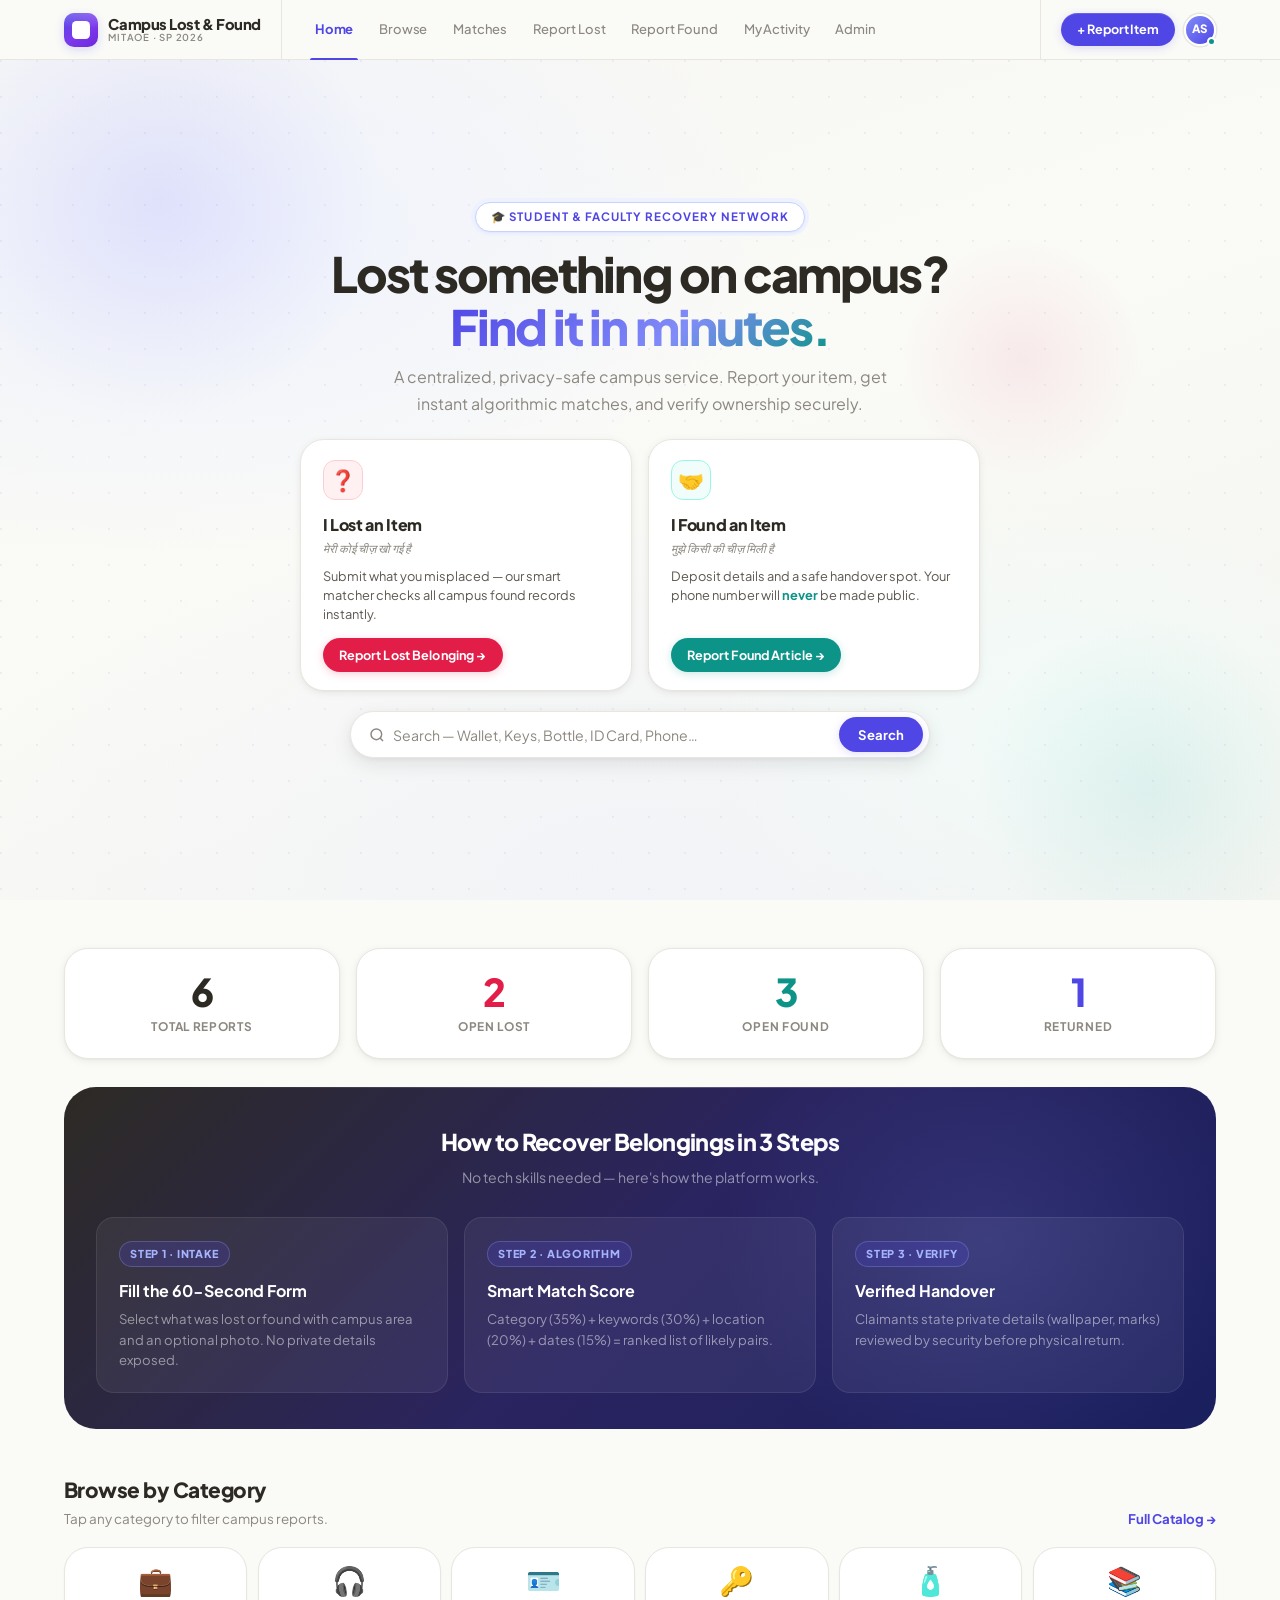
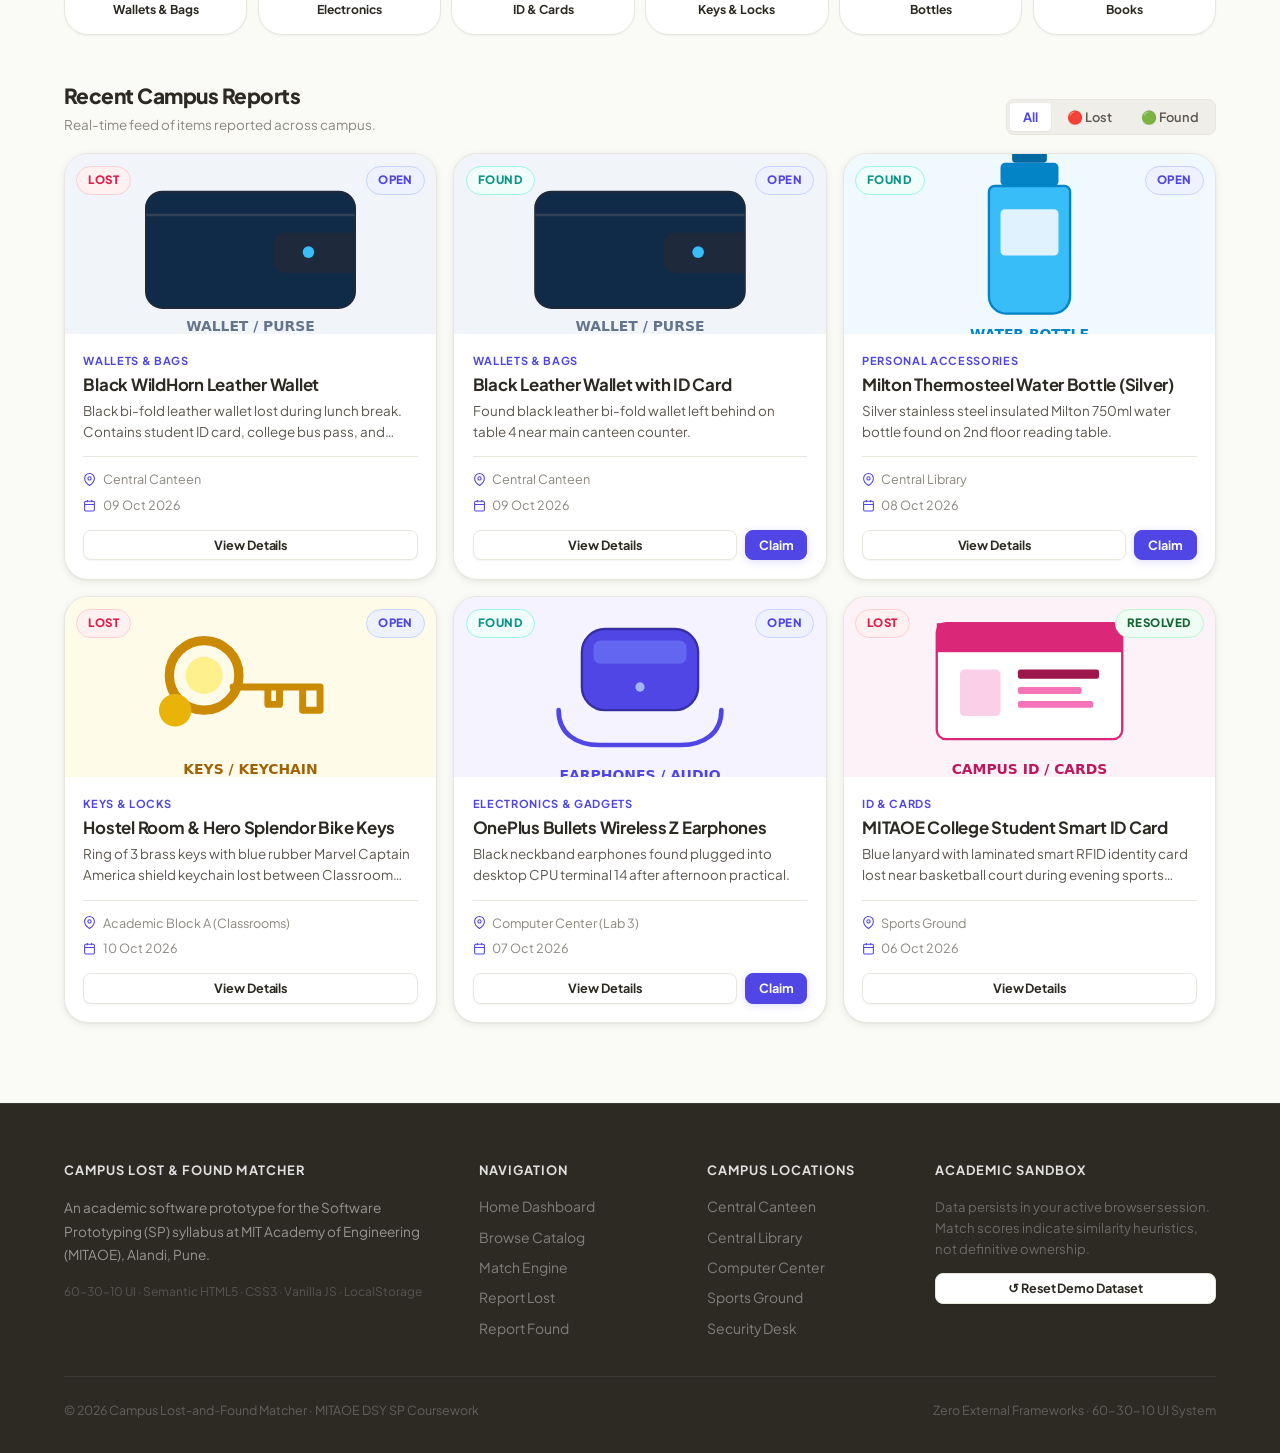
<file: index.html>
<!DOCTYPE html>
<html lang="en">
<head>
  <meta charset="UTF-8">
  <meta name="viewport" content="width=device-width, initial-scale=1.0">
  <title>Campus Lost &amp; Found — MITAOE Official Portal</title>
  <meta name="description" content="Centralized campus lost and found portal. Report lost or found items, get smart matches, and recover belongings safely at MITAOE.">
  <link rel="preconnect" href="https://fonts.googleapis.com">
  <link rel="preconnect" href="https://fonts.gstatic.com" crossorigin>
  <link href="https://fonts.googleapis.com/css2?family=Plus+Jakarta+Sans:ital,wght@0,400;0,500;0,600;0,700;0,800;1,400&display=swap" rel="stylesheet">
  <link rel="stylesheet" href="css/styles.css">
  <link rel="stylesheet" href="css/responsive.css">
  <link rel="stylesheet" href="css/animations.css">
</head>
<body>

  <!-- ================================================================
       NAVBAR — Pro-Level
       [Brand | divider] [Left-aligned nav links] [divider | CTA + Avatar]
       ================================================================ -->
  <header class="site-header" id="site-header">
    <div class="container header-container">

      <!-- Brand -->
      <a href="index.html" class="brand-wrapper" aria-label="Campus Lost and Found Home">
        <div class="brand-logo-frame">
          <img src="assets/icons/logo.svg" alt=""
               onerror="this.style.display='none';this.parentElement.innerHTML='<span>🎓</span>';">
        </div>
        <div class="brand-info">
          <span class="brand-title">Campus Lost &amp; Found</span>
          <span class="brand-subtitle">MITAOE · SP 2026</span>
        </div>
      </a>

      <!-- Desktop Nav -->
      <nav class="main-nav" id="main-nav" role="navigation" aria-label="Primary navigation">
        <ul class="nav-links">
          <li><a href="index.html"             class="nav-link active">Home</a></li>
          <li><a href="pages/browse.html"       class="nav-link">Browse</a></li>
          <li><a href="pages/matches.html"      class="nav-link">Matches</a></li>
          <li><a href="pages/report-lost.html"  class="nav-link">Report Lost</a></li>
          <li><a href="pages/report-found.html" class="nav-link">Report Found</a></li>
          <li><a href="pages/my-reports.html"   class="nav-link">My Activity</a></li>
          <li><a href="pages/admin.html"        class="nav-link">Admin</a></li>
        </ul>

        <!-- Mobile-only CTA inside drawer -->
        <div class="nav-mobile-cta" aria-hidden="true">
          <a href="pages/report-lost.html">+ Report an Item</a>
        </div>
      </nav>

      <!-- Right side actions -->
      <div class="header-actions">

        <!-- Desktop: CTA button -->
        <a href="pages/report-lost.html" class="nav-cta-btn" aria-label="Report an item">
          + Report Item
        </a>

        <!-- Desktop: Avatar with initials -->
        <div class="user-avatar" title="Aarav Shah · DSY-42 · Active session">
          <div class="user-avatar-circle" aria-label="User: Aarav DSY-42">AS</div>
          <span class="user-avatar-dot" aria-label="Online"></span>
        </div>

        <!-- Mobile only: green dot badge (CSS shows/hides) -->
        <div class="user-badge" title="Active Student Demo Profile">
          <span class="user-badge-indicator"></span>
          <span>Aarav</span>
        </div>

        <!-- Hamburger -->
        <button class="mobile-nav-toggle" id="mobile-toggle"
                aria-label="Open navigation menu"
                aria-expanded="false"
                aria-controls="main-nav">
          <svg width="18" height="18" viewBox="0 0 24 24" fill="none"
               stroke="currentColor" stroke-width="2.5" stroke-linecap="round">
            <line x1="3" y1="6"  x2="21" y2="6"/>
            <line x1="3" y1="12" x2="21" y2="12"/>
            <line x1="3" y1="18" x2="21" y2="18"/>
          </svg>
        </button>
      </div>

    </div>
  </header>

  <!-- ================================================================
       HERO SECTION
       
       SIZING STRATEGY (why the search never overflows):
       - height: calc(100vh - var(--header-h))  →  exact fit
       - overflow: hidden                        →  nothing bleeds out
       - inner flex column with auto-distributed gaps via padding
       - all text sizes use clamp() so they scale DOWN before overflow
       ================================================================ -->
  <section class="hero-wrapper" aria-label="Home hero">
    <!-- Dot-grid texture -->
    <div class="hero-grid-bg" aria-hidden="true"></div>

    <!-- Soft ambient blobs -->
    <div class="hero-blob-1" aria-hidden="true"></div>
    <div class="hero-blob-2" aria-hidden="true"></div>
    <div class="hero-blob-3" aria-hidden="true"></div>

    <div class="container">

      <!-- Eyebrow chip -->
      <div class="hero-tagline" role="text">
        🎓 Student &amp; Faculty Recovery Network
      </div>

      <!-- Main headline -->
      <h1 class="hero-heading">
        Lost something on campus?<br>
        <span class="hl">Find it in minutes.</span>
      </h1>

      <!-- Sub headline -->
      <p class="hero-subheading">
        A centralized, privacy-safe campus service. Report your item, get instant
        algorithmic matches, and verify ownership securely.
      </p>

      <!-- ── Action Cards ── -->
      <div class="decision-cards-grid">

        <a href="pages/report-lost.html" class="decision-card decision-card-lost"
           aria-label="Report a lost item">
          <div class="decision-icon-frame" aria-hidden="true">❓</div>
          <div class="decision-title">I Lost an Item</div>
          <div class="decision-vernacular">मेरी कोई चीज़ खो गई है</div>
          <p class="decision-desc">
            Submit what you misplaced — our smart matcher checks all campus found records instantly.
          </p>
          <span class="decision-btn">Report Lost Belonging →</span>
        </a>

        <a href="pages/report-found.html" class="decision-card decision-card-found"
           aria-label="Report a found item">
          <div class="decision-icon-frame" aria-hidden="true">🤝</div>
          <div class="decision-title">I Found an Item</div>
          <div class="decision-vernacular">मुझे किसी की चीज़ मिली है</div>
          <p class="decision-desc">
            Deposit details and a safe handover spot. Your phone number will
            <strong style="color:var(--found);">never</strong> be made public.
          </p>
          <span class="decision-btn">Report Found Article →</span>
        </a>

      </div>

      <!-- ── Search Bar ── -->
      <div class="search-container-center">
        <form class="search-box-elevated" onsubmit="handleHeroSearch(event)"
              role="search" aria-label="Search campus reports">
          <svg width="16" height="16" viewBox="0 0 24 24" fill="none"
               stroke="currentColor" stroke-width="2.2"
               style="color:var(--ink-4); flex-shrink:0; margin-right:0.5rem;"
               aria-hidden="true">
            <circle cx="11" cy="11" r="8"/>
            <line x1="21" y1="21" x2="16.65" y2="16.65"/>
          </svg>
          <input type="search" id="hero-search-input"
                 placeholder="Search — Wallet, Keys, Bottle, ID Card, Phone…"
                 aria-label="Search campus items">
          <button type="submit" class="btn-search">Search</button>
        </form>
      </div>

    </div><!-- /container -->
  </section>

  <!-- ================================================================
       MAIN CONTENT
       ================================================================ -->
  <main class="main-content">
    <div class="container">

      <!-- Live Stats -->
      <div class="stats-grid" aria-label="Campus statistics">
        <div class="stat-card">
          <div class="stat-value" id="home-stat-total">0</div>
          <div class="stat-label">Total Reports</div>
        </div>
        <div class="stat-card">
          <div class="stat-value" id="home-stat-lost"
               style="color:var(--lost);">0</div>
          <div class="stat-label">Open Lost</div>
        </div>
        <div class="stat-card">
          <div class="stat-value" id="home-stat-found"
               style="color:var(--found);">0</div>
          <div class="stat-label">Open Found</div>
        </div>
        <div class="stat-card">
          <div class="stat-value" id="home-stat-resolved"
               style="color:var(--accent);">0</div>
          <div class="stat-label">Returned</div>
        </div>
      </div>

      <!-- How it Works -->
      <section class="guide-strip" aria-labelledby="guide-heading">
        <div class="guide-header">
          <h2 id="guide-heading">How to Recover Belongings in 3 Steps</h2>
          <p>No tech skills needed — here's how the platform works.</p>
        </div>
        <div class="guide-steps-grid">
          <div class="guide-step-item">
            <span class="guide-step-badge">Step 1 · Intake</span>
            <h3>Fill the 60-Second Form</h3>
            <p>Select what was lost or found with campus area and an optional photo. No private details exposed.</p>
          </div>
          <div class="guide-step-item">
            <span class="guide-step-badge">Step 2 · Algorithm</span>
            <h3>Smart Match Score</h3>
            <p>Category (35%) + keywords (30%) + location (20%) + dates (15%) = ranked list of likely pairs.</p>
          </div>
          <div class="guide-step-item">
            <span class="guide-step-badge">Step 3 · Verify</span>
            <h3>Verified Handover</h3>
            <p>Claimants state private details (wallpaper, marks) reviewed by security before physical return.</p>
          </div>
        </div>
      </section>

      <!-- Browse by Category -->
      <section style="margin-bottom: 2.75rem;" aria-labelledby="cat-heading">
        <div class="section-heading-row">
          <div>
            <h2 id="cat-heading">Browse by Category</h2>
            <p>Tap any category to filter campus reports.</p>
          </div>
          <a href="pages/browse.html" aria-label="Open full item catalog">
            Full Catalog →
          </a>
        </div>
        <div class="visual-categories-grid">
          <a href="pages/browse.html?category=Wallets%20%26%20Bags"         class="category-icon-card"><span class="category-emoji">💼</span><span class="category-label">Wallets &amp; Bags</span></a>
          <a href="pages/browse.html?category=Electronics%20%26%20Gadgets"  class="category-icon-card"><span class="category-emoji">🎧</span><span class="category-label">Electronics</span></a>
          <a href="pages/browse.html?category=ID%20%26%20Cards"             class="category-icon-card"><span class="category-emoji">🪪</span><span class="category-label">ID &amp; Cards</span></a>
          <a href="pages/browse.html?category=Keys%20%26%20Locks"           class="category-icon-card"><span class="category-emoji">🔑</span><span class="category-label">Keys &amp; Locks</span></a>
          <a href="pages/browse.html?category=Personal%20Accessories"       class="category-icon-card"><span class="category-emoji">🧴</span><span class="category-label">Bottles</span></a>
          <a href="pages/browse.html?category=Stationery%20%26%20Books"     class="category-icon-card"><span class="category-emoji">📚</span><span class="category-label">Books</span></a>
        </div>
      </section>

      <!-- Recent Reports -->
      <section aria-labelledby="feed-heading">
        <div class="section-heading-row">
          <div>
            <h2 id="feed-heading">Recent Campus Reports</h2>
            <p>Real-time feed of items reported across campus.</p>
          </div>
          <div class="filter-pill-group" role="group" aria-label="Filter reports">
            <button class="filter-pill active" onclick="filterHomeFeed('all', this)">All</button>
            <button class="filter-pill"        onclick="filterHomeFeed('lost', this)">🔴 Lost</button>
            <button class="filter-pill"        onclick="filterHomeFeed('found', this)">🟢 Found</button>
          </div>
        </div>
        <div class="item-grid" id="home-recent-grid" aria-live="polite">
          <!-- Populated via JavaScript -->
        </div>
      </section>

    </div>
  </main>

  <!-- ================================================================
       FOOTER
       ================================================================ -->
  <footer class="site-footer" aria-label="Site footer">
    <div class="container">
      <div class="footer-grid">

        <div class="footer-col">
          <h4>Campus Lost &amp; Found Matcher</h4>
          <p style="line-height:1.7; margin-bottom:1rem; font-size:0.85rem;">
            An academic software prototype for the Software Prototyping (SP) syllabus at
            MIT Academy of Engineering (MITAOE), Alandi, Pune.
          </p>
          <p style="font-size:0.75rem; color:rgba(255,255,255,0.2);">
            60-30-10 UI · Semantic HTML5 · CSS3 · Vanilla JS · LocalStorage
          </p>
        </div>

        <div class="footer-col">
          <h4>Navigation</h4>
          <ul>
            <li><a href="index.html">Home Dashboard</a></li>
            <li><a href="pages/browse.html">Browse Catalog</a></li>
            <li><a href="pages/matches.html">Match Engine</a></li>
            <li><a href="pages/report-lost.html">Report Lost</a></li>
            <li><a href="pages/report-found.html">Report Found</a></li>
          </ul>
        </div>

        <div class="footer-col">
          <h4>Campus Locations</h4>
          <ul>
            <li><a href="pages/browse.html?location=Central%20Canteen">Central Canteen</a></li>
            <li><a href="pages/browse.html?location=Central%20Library">Central Library</a></li>
            <li><a href="pages/browse.html?location=Computer%20Center%20(Lab%203)">Computer Center</a></li>
            <li><a href="pages/browse.html?location=Sports%20Ground">Sports Ground</a></li>
            <li><a href="pages/admin.html">Security Desk</a></li>
          </ul>
        </div>

        <div class="footer-col">
          <h4>Academic Sandbox</h4>
          <p style="font-size:0.82rem; line-height:1.6; margin-bottom:0.85rem; color:rgba(255,255,255,0.3);">
            Data persists in your active browser session. Match scores indicate similarity
            heuristics, not definitive ownership.
          </p>
          <button class="btn btn-secondary btn-sm action-reset-demo"
                  style="width:100%; justify-content:center;">
            ↺ Reset Demo Dataset
          </button>
        </div>

      </div>

      <div class="footer-bottom">
        <div>© 2026 Campus Lost-and-Found Matcher · MITAOE DSY SP Coursework</div>
        <div>Zero External Frameworks · 60-30-10 UI System</div>
      </div>
    </div>
  </footer>

  <!-- ── Scripts ── -->
  <script src="js/storage.js"></script>
  <script src="js/matching.js"></script>
  <script src="js/reports.js"></script>
  <script src="js/claims.js"></script>
  <script src="js/admin.js"></script>
  <script src="js/app.js"></script>
  <script src="js/animations.js"></script>

  <script>
    /* ── Hero search ── */
    function handleHeroSearch(event) {
      event.preventDefault();
      const val = document.getElementById('hero-search-input').value.trim();
      window.location.href = 'pages/browse.html?search=' + encodeURIComponent(val);
    }

    /* ── Recent feed filter ── */
    let currentFeedFilter = 'all';

    function filterHomeFeed(type, btn) {
      currentFeedFilter = type;
      btn.parentElement.querySelectorAll('.filter-pill')
         .forEach(p => p.classList.remove('active'));
      btn.classList.add('active');
      renderHomeRecentFeed();
    }

    function renderHomeRecentFeed() {
      const grid = document.getElementById('home-recent-grid');
      if (!grid) return;

      const reports = window.StorageService.getReports();
      const filtered = currentFeedFilter === 'all'
        ? reports
        : reports.filter(r => r.type === currentFeedFilter);

      const recent = filtered.slice(0, 6);

      if (recent.length === 0) {
        grid.innerHTML = `
          <div class="empty-state" style="grid-column:1/-1;">
            <h3>No reports for this filter</h3>
            <p>Try switching tabs or report an item above.</p>
          </div>`;
        return;
      }

      grid.innerHTML = recent
        .map(item => window.ReportsController.createItemCardHTML(item))
        .join('');
    }

    /* ── Live stats ── */
    function updateHomeStats() {
      const r        = window.StorageService.getReports();
      const total    = r.length;
      const openLost = r.filter(x => x.type === 'lost'  && x.status === 'Open').length;
      const openFnd  = r.filter(x => x.type === 'found' && x.status === 'Open').length;
      const resolved = r.filter(x => x.status === 'Resolved').length;

      document.getElementById('home-stat-total').textContent    = total;
      document.getElementById('home-stat-lost').textContent     = openLost;
      document.getElementById('home-stat-found').textContent    = openFnd;
      document.getElementById('home-stat-resolved').textContent = resolved;
    }

    document.addEventListener('DOMContentLoaded', () => {
      updateHomeStats();
      renderHomeRecentFeed();
    });
  </script>
</body>
</html>
</file>
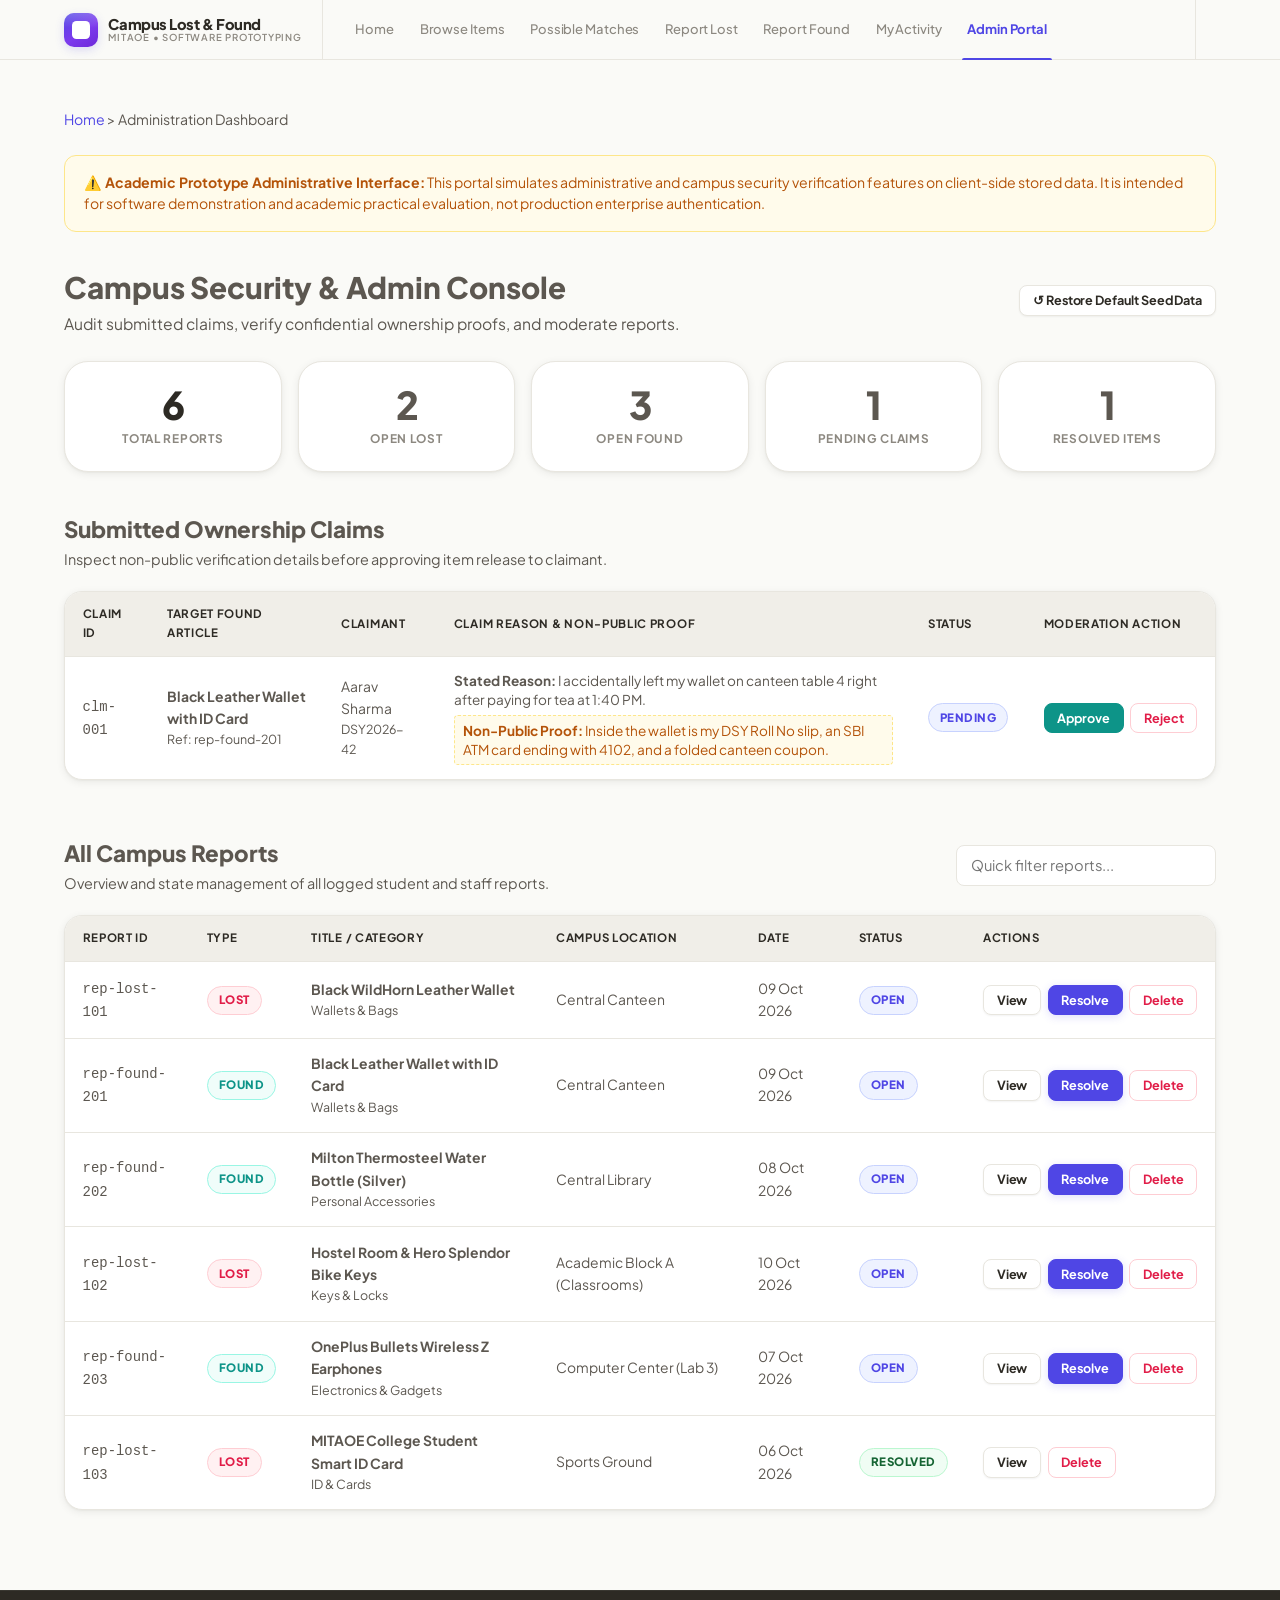
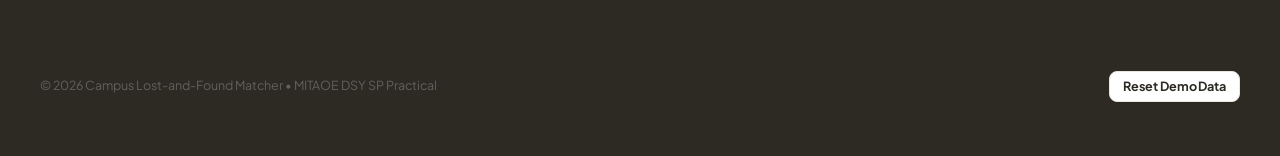
<file: pages/admin.html>
<!DOCTYPE html>
<html lang="en">
<head>
  <meta charset="UTF-8">
  <meta name="viewport" content="width=device-width, initial-scale=1.0">
  <title>Admin Dashboard — Campus Lost-and-Found Matcher</title>
  <meta name="description" content="Campus administration and security moderation portal for lost and found reports and claims.">
  <link rel="stylesheet" href="../css/styles.css">
  <link rel="stylesheet" href="../css/responsive.css">
</head>
<body>

  <!-- Site Header -->
  <header class="site-header">
    <div class="container header-container">
      <a href="../index.html" class="brand-wrapper">
        <div class="brand-logo-frame">
          <img src="../assets/icons/logo.svg" alt="Campus Emblem">
        </div>
        <div class="brand-info">
          <span class="brand-title">Campus Lost &amp; Found</span>
          <span class="brand-subtitle">MITAOE • Software Prototyping</span>
        </div>
      </a>

      <nav class="main-nav">
        <ul class="nav-links">
          <li><a href="../index.html" class="nav-link">Home</a></li>
          <li><a href="browse.html" class="nav-link">Browse Items</a></li>
          <li><a href="matches.html" class="nav-link">Possible Matches</a></li>
          <li><a href="report-lost.html" class="nav-link">Report Lost</a></li>
          <li><a href="report-found.html" class="nav-link">Report Found</a></li>
          <li><a href="my-reports.html" class="nav-link">My Activity</a></li>
          <li><a href="admin.html" class="nav-link active">Admin Portal</a></li>
        </ul>
      </nav>

      <div class="header-actions">
        <div class="user-badge" style="background:var(--color-action-lost-bg); border-color:var(--color-action-lost-border); color:var(--color-action-lost);" title="Campus Security Admin">
          <span class="user-badge-indicator" style="background:var(--color-action-lost);"></span>
          <span>Security Admin (Demo)</span>
        </div>
        <button class="mobile-nav-toggle" aria-label="Toggle navigation menu">
          <svg width="24" height="24" viewBox="0 0 24 24" fill="none" stroke="currentColor" stroke-width="2.5">
            <line x1="3" y1="12" x2="21" y2="12"></line>
            <line x1="3" y1="6" x2="21" y2="6"></line>
            <line x1="3" y1="18" x2="21" y2="18"></line>
          </svg>
        </button>
      </div>
    </div>
  </header>

  <main class="main-content">
    <div class="container">
      
      <!-- Breadcrumb -->
      <nav style="font-size:0.88rem; color:var(--color-struct-text-muted); margin-bottom:1.5rem;" aria-label="Breadcrumb">
        <a href="../index.html">Home</a> &gt; <span>Administration Dashboard</span>
      </nav>

      <!-- Explicit Prototype Disclaimer Banner -->
      <div class="alert alert-warning" style="margin-bottom: 2rem;">
        <div>
          <strong>⚠️ Academic Prototype Administrative Interface:</strong>
          This portal simulates administrative and campus security verification features on client-side stored data. It is intended for software demonstration and academic practical evaluation, not production enterprise authentication.
        </div>
      </div>

      <div style="display:flex; justify-content:space-between; align-items:center; margin-bottom:1.5rem; flex-wrap:wrap; gap:1rem;">
        <div>
          <h1 style="font-size:1.85rem; color:var(--color-struct-navy); font-weight:800;">Campus Security &amp; Admin Console</h1>
          <p style="font-size:0.98rem; color:var(--color-struct-text-muted);">Audit submitted claims, verify confidential ownership proofs, and moderate reports.</p>
        </div>
        <button class="btn btn-secondary btn-sm action-reset-demo">↺ Restore Default Seed Data</button>
      </div>

      <!-- KPI Stat Widgets -->
      <div class="stats-grid" style="grid-template-columns: repeat(auto-fit, minmax(180px, 1fr)); margin-bottom: 2.5rem;">
        <div class="stat-card">
          <div class="stat-value" id="stat-total-reports">0</div>
          <div class="stat-label">Total Reports</div>
        </div>
        <div class="stat-card">
          <div class="stat-value" id="stat-open-lost" style="color:var(--color-action-lost);">0</div>
          <div class="stat-label">Open Lost</div>
        </div>
        <div class="stat-card">
          <div class="stat-value" id="stat-open-found" style="color:var(--color-action-found);">0</div>
          <div class="stat-label">Open Found</div>
        </div>
        <div class="stat-card">
          <div class="stat-value" id="stat-pending-claims" style="color:var(--color-state-warning);">0</div>
          <div class="stat-label">Pending Claims</div>
        </div>
        <div class="stat-card">
          <div class="stat-value" id="stat-resolved-reports" style="color:var(--color-accent);">0</div>
          <div class="stat-label">Resolved Items</div>
        </div>
      </div>

      <!-- Section 1: Ownership Claims Audit Table -->
      <section style="margin-bottom: 3.5rem;">
        <div style="display:flex; justify-content:space-between; align-items:center; margin-bottom:1.25rem; flex-wrap:wrap; gap:0.5rem;">
          <div>
            <h2 style="font-size:1.4rem; font-weight:800; color:var(--color-struct-navy);">Submitted Ownership Claims</h2>
            <p style="font-size:0.9rem; color:var(--color-struct-text-muted);">
              Inspect non-public verification details before approving item release to claimant.
            </p>
          </div>
        </div>

        <div class="table-responsive">
          <table class="data-table">
            <thead>
              <tr>
                <th>Claim ID</th>
                <th>Target Found Article</th>
                <th>Claimant</th>
                <th>Claim Reason &amp; Non-Public Proof</th>
                <th>Status</th>
                <th>Moderation Action</th>
              </tr>
            </thead>
            <tbody id="admin-claims-tbody">
              <!-- Populated by AdminController -->
            </tbody>
          </table>
        </div>
      </section>

      <!-- Section 2: Master Reports Management Table -->
      <section>
        <div style="display:flex; justify-content:space-between; align-items:center; margin-bottom:1.25rem; flex-wrap:wrap; gap:1rem;">
          <div>
            <h2 style="font-size:1.4rem; font-weight:800; color:var(--color-struct-navy);">All Campus Reports</h2>
            <p style="font-size:0.9rem; color:var(--color-struct-text-muted);">Overview and state management of all logged student and staff reports.</p>
          </div>
          <div style="min-width: 260px;">
            <input type="text" id="admin-search-input" class="form-control" placeholder="Quick filter reports...">
          </div>
        </div>

        <div class="table-responsive">
          <table class="data-table">
            <thead>
              <tr>
                <th>Report ID</th>
                <th>Type</th>
                <th>Title / Category</th>
                <th>Campus Location</th>
                <th>Date</th>
                <th>Status</th>
                <th>Actions</th>
              </tr>
            </thead>
            <tbody id="admin-reports-tbody">
              <!-- Populated by AdminController -->
            </tbody>
          </table>
        </div>
      </section>

    </div>
  </main>

  <footer class="site-footer">
    <div class="container footer-bottom" style="border:none; padding:1.5rem 0;">
      <div>&copy; 2026 Campus Lost-and-Found Matcher • MITAOE DSY SP Practical</div>
      <button class="btn btn-secondary btn-sm action-reset-demo">Reset Demo Data</button>
    </div>
  </footer>

  <script src="../js/storage.js"></script>
  <script src="../js/matching.js"></script>
  <script src="../js/reports.js"></script>
  <script src="../js/claims.js"></script>
  <script src="../js/admin.js"></script>
  <script src="../js/app.js"></script>
  <script>
    document.addEventListener('DOMContentLoaded', () => {
      window.AdminController.init();
    });
  </script>
</body>
</html>
</file>
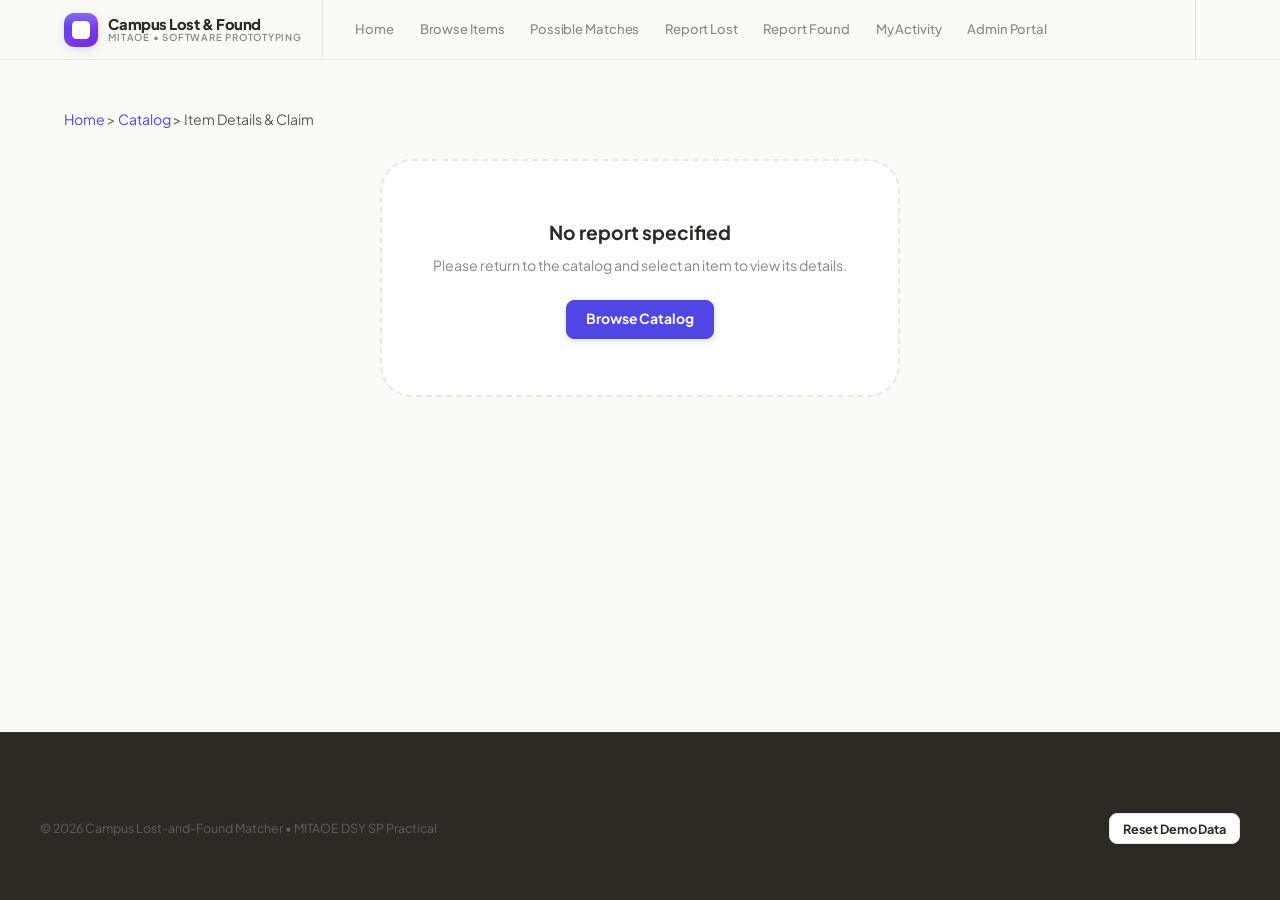
<file: pages/item-details.html>
<!DOCTYPE html>
<html lang="en">
<head>
  <meta charset="UTF-8">
  <meta name="viewport" content="width=device-width, initial-scale=1.0">
  <title>Item Details & Claim Request — Campus Lost-and-Found Matcher</title>
  <meta name="description" content="View full item details and submit a verified ownership claim request.">
  <link rel="stylesheet" href="../css/styles.css">
  <link rel="stylesheet" href="../css/responsive.css">
</head>
<body>

  <!-- Site Header -->
  <header class="site-header">
    <div class="container header-container">
      <a href="../index.html" class="brand-wrapper">
        <div class="brand-logo-frame">
          <img src="../assets/icons/logo.svg" alt="Campus Emblem">
        </div>
        <div class="brand-info">
          <span class="brand-title">Campus Lost &amp; Found</span>
          <span class="brand-subtitle">MITAOE • Software Prototyping</span>
        </div>
      </a>

      <nav class="main-nav">
        <ul class="nav-links">
          <li><a href="../index.html" class="nav-link">Home</a></li>
          <li><a href="browse.html" class="nav-link">Browse Items</a></li>
          <li><a href="matches.html" class="nav-link">Possible Matches</a></li>
          <li><a href="report-lost.html" class="nav-link">Report Lost</a></li>
          <li><a href="report-found.html" class="nav-link">Report Found</a></li>
          <li><a href="my-reports.html" class="nav-link">My Activity</a></li>
          <li><a href="admin.html" class="nav-link">Admin Portal</a></li>
        </ul>
      </nav>

      <div class="header-actions">
        <div class="user-badge" title="Active Student Demo Profile">
          <span class="user-badge-indicator"></span>
          <span>Aarav (DSY-42)</span>
        </div>
        <button class="mobile-nav-toggle" aria-label="Toggle navigation menu">
          <svg width="24" height="24" viewBox="0 0 24 24" fill="none" stroke="currentColor" stroke-width="2.5">
            <line x1="3" y1="12" x2="21" y2="12"></line>
            <line x1="3" y1="6" x2="21" y2="6"></line>
            <line x1="3" y1="18" x2="21" y2="18"></line>
          </svg>
        </button>
      </div>
    </div>
  </header>

  <main class="main-content">
    <div class="container">
      
      <!-- Breadcrumb -->
      <nav style="font-size:0.88rem; color:var(--color-struct-text-muted); margin-bottom:1.5rem;" aria-label="Breadcrumb">
        <a href="../index.html">Home</a> &gt; <a href="browse.html">Catalog</a> &gt; <span>Item Details &amp; Claim</span>
      </nav>

      <!-- Main Dynamic Container -->
      <div id="item-details-container">
        <!-- Rendered by ClaimsController.initItemDetails() -->
      </div>

    </div>
  </main>

  <footer class="site-footer">
    <div class="container footer-bottom" style="border:none; padding:1.5rem 0;">
      <div>&copy; 2026 Campus Lost-and-Found Matcher • MITAOE DSY SP Practical</div>
      <button class="btn btn-secondary btn-sm action-reset-demo">Reset Demo Data</button>
    </div>
  </footer>

  <script src="../js/storage.js"></script>
  <script src="../js/matching.js"></script>
  <script src="../js/reports.js"></script>
  <script src="../js/claims.js"></script>
  <script src="../js/admin.js"></script>
  <script src="../js/app.js"></script>
  <script>
    document.addEventListener('DOMContentLoaded', () => {
      window.ClaimsController.initItemDetails();
    });
  </script>
</body>
</html>
</file>
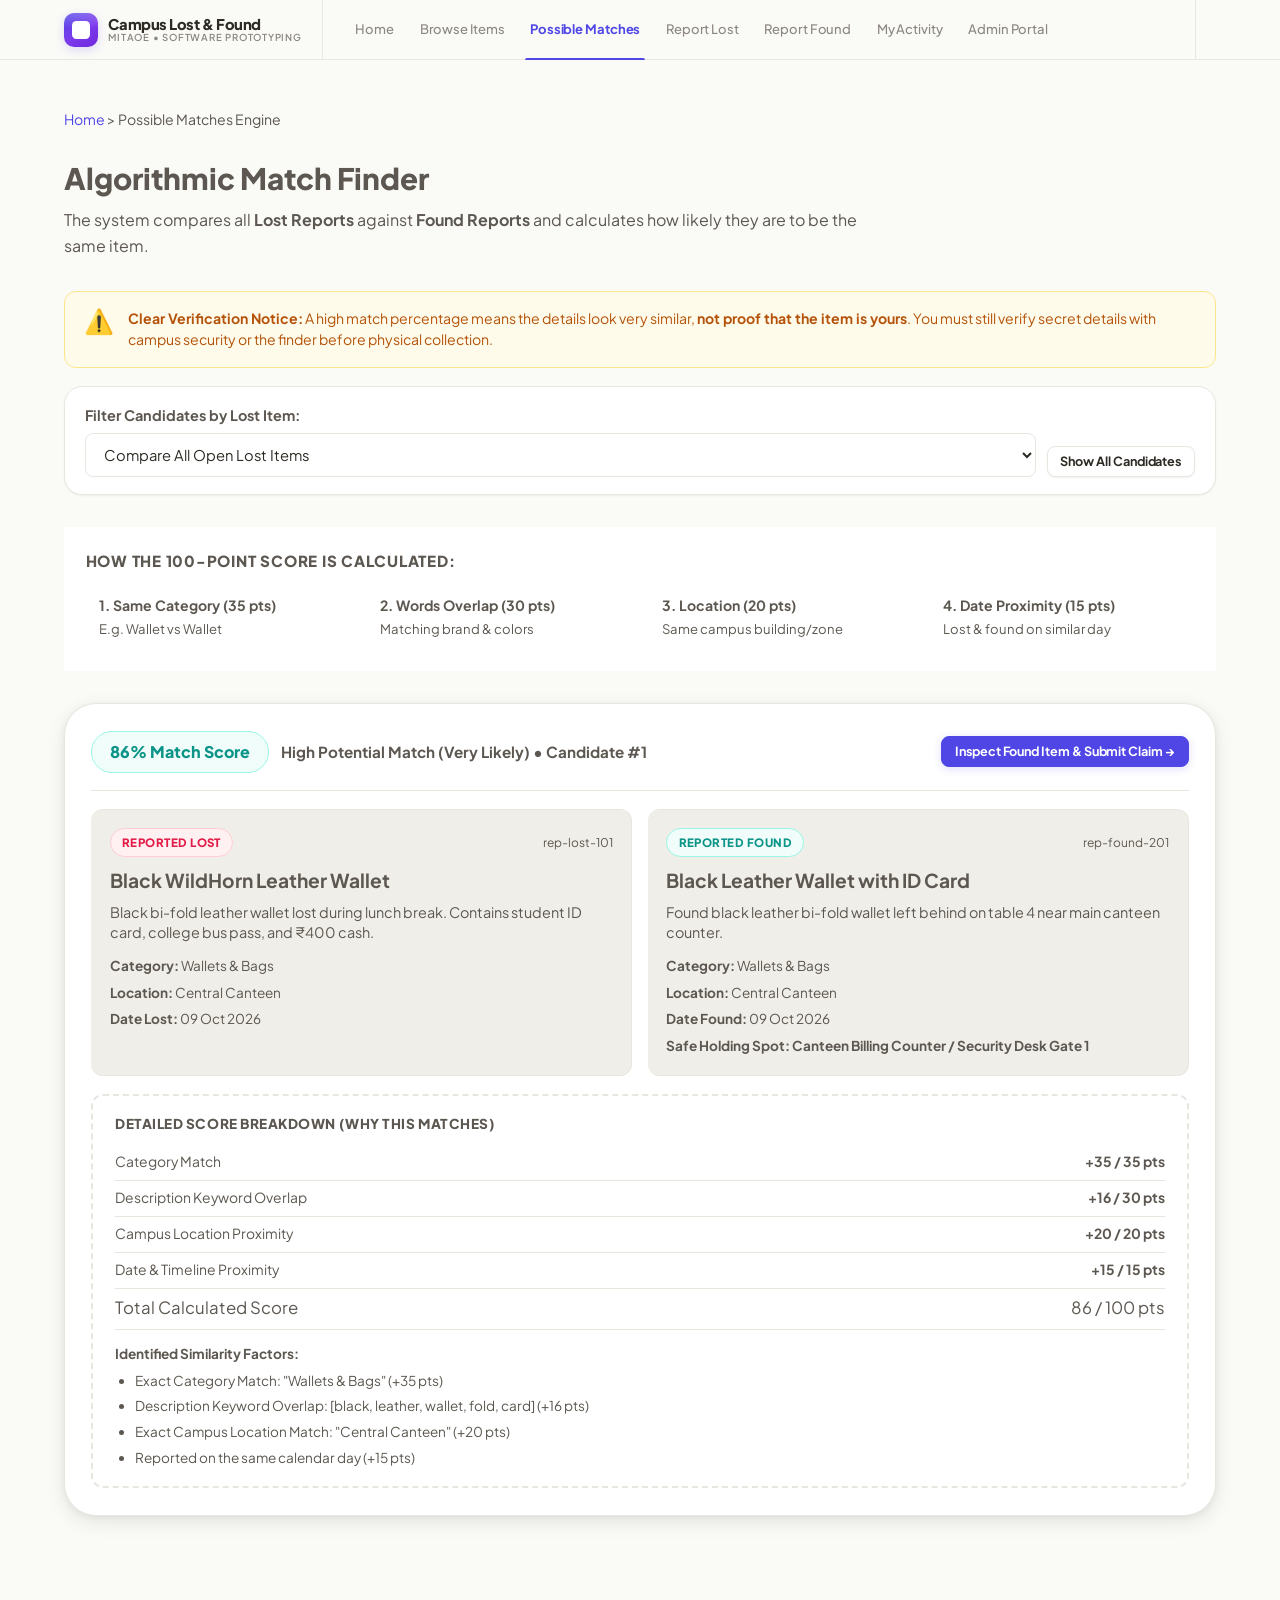
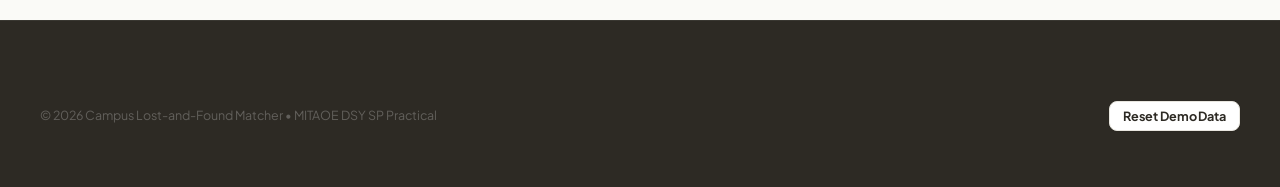
<file: pages/matches.html>
<!DOCTYPE html>
<html lang="en">
<head>
  <meta charset="UTF-8">
  <meta name="viewport" content="width=device-width, initial-scale=1.0">
  <title>Possible Matches — Campus Lost-and-Found Matcher</title>
  <meta name="description" content="Transparent, rule-based heuristic correlation between reported lost and found campus articles.">
  <link rel="stylesheet" href="../css/styles.css">
  <link rel="stylesheet" href="../css/responsive.css">
</head>
<body>

  <!-- Site Header -->
  <header class="site-header">
    <div class="container header-container">
      <a href="../index.html" class="brand-wrapper">
        <div class="brand-logo-frame">
          <img src="../assets/icons/logo.svg" alt="Campus Emblem">
        </div>
        <div class="brand-info">
          <span class="brand-title">Campus Lost &amp; Found</span>
          <span class="brand-subtitle">MITAOE • Software Prototyping</span>
        </div>
      </a>

      <nav class="main-nav">
        <ul class="nav-links">
          <li><a href="../index.html" class="nav-link">Home</a></li>
          <li><a href="browse.html" class="nav-link">Browse Items</a></li>
          <li><a href="matches.html" class="nav-link active">Possible Matches</a></li>
          <li><a href="report-lost.html" class="nav-link">Report Lost</a></li>
          <li><a href="report-found.html" class="nav-link">Report Found</a></li>
          <li><a href="my-reports.html" class="nav-link">My Activity</a></li>
          <li><a href="admin.html" class="nav-link">Admin Portal</a></li>
        </ul>
      </nav>

      <div class="header-actions">
        <div class="user-badge" title="Active Student Demo Profile">
          <span class="user-badge-indicator"></span>
          <span>Aarav (DSY-42)</span>
        </div>
        <button class="mobile-nav-toggle" aria-label="Toggle navigation menu">
          <svg width="24" height="24" viewBox="0 0 24 24" fill="none" stroke="currentColor" stroke-width="2.5">
            <line x1="3" y1="12" x2="21" y2="12"></line>
            <line x1="3" y1="6" x2="21" y2="6"></line>
            <line x1="3" y1="18" x2="21" y2="18"></line>
          </svg>
        </button>
      </div>
    </div>
  </header>

  <main class="main-content">
    <div class="container">
      
      <!-- Breadcrumb -->
      <nav style="font-size:0.88rem; color:var(--color-struct-text-muted); margin-bottom:1.5rem;" aria-label="Breadcrumb">
        <a href="../index.html">Home</a> &gt; <span>Possible Matches Engine</span>
      </nav>

      <div style="margin-bottom: 2rem;">
        <h1 style="font-size: 1.85rem; color: var(--color-struct-navy); font-weight: 800; margin-bottom: 0.35rem;">
          Algorithmic Match Finder
        </h1>
        <p style="font-size: 1rem; color: var(--color-struct-text-muted); max-width: 820px;">
          The system compares all <strong>Lost Reports</strong> against <strong>Found Reports</strong> and calculates how likely they are to be the same item.
        </p>
      </div>

      <!-- Mandatory Heuristic Notice -->
      <div class="alert alert-warning" style="display: flex; align-items: flex-start; gap: 0.85rem;">
        <div style="font-size: 1.5rem; line-height: 1;">⚠️</div>
        <div>
          <strong>Clear Verification Notice:</strong> A high match percentage means the details look very similar, <strong>not proof that the item is yours</strong>. You must still verify secret details with campus security or the finder before physical collection.
        </div>
      </div>

      <!-- Match Filter Bar -->
      <div class="filter-bar" style="margin-bottom: 2rem;">
        <div class="filter-row">
          <div style="flex: 1; min-width: 260px;">
            <label for="match-lost-filter" style="display:block; font-size: 0.9rem; font-weight: 700; color: var(--color-struct-navy); margin-bottom: 0.35rem;">
              Filter Candidates by Lost Item:
            </label>
            <select id="match-lost-filter" class="form-control" onchange="runMatchingEngine()">
              <option value="all">Compare All Open Lost Items</option>
            </select>
          </div>
          <div style="align-self: flex-end;">
            <button class="btn btn-secondary btn-sm" onclick="resetMatchFilter()">Show All Candidates</button>
          </div>
        </div>
      </div>

      <!-- Algorithm Weights Info Card -->
      <div style="background: #ffffff; border: 2px solid var(--color-dominant-border); border-radius: var(--radius-md); padding: 1.35rem; margin-bottom: 2rem;">
        <h3 style="font-size: 0.95rem; font-weight: 800; color: var(--color-struct-navy); margin-bottom: 0.65rem; text-transform: uppercase; letter-spacing: 0.05em;">
          How the 100-Point Score is Calculated:
        </h3>
        <div style="display: grid; grid-template-columns: repeat(auto-fit, minmax(200px, 1fr)); gap: 1rem; font-size: 0.88rem;">
          <div style="padding: 0.65rem 0.85rem; background: var(--color-dominant-subtle); border-radius: var(--radius-sm);">
            <strong style="color: var(--color-struct-navy);">1. Same Category (35 pts)</strong>
            <div style="color: var(--color-struct-text-muted); font-size: 0.82rem; margin-top: 2px;">E.g. Wallet vs Wallet</div>
          </div>
          <div style="padding: 0.65rem 0.85rem; background: var(--color-dominant-subtle); border-radius: var(--radius-sm);">
            <strong style="color: var(--color-accent);">2. Words Overlap (30 pts)</strong>
            <div style="color: var(--color-struct-text-muted); font-size: 0.82rem; margin-top: 2px;">Matching brand &amp; colors</div>
          </div>
          <div style="padding: 0.65rem 0.85rem; background: var(--color-dominant-subtle); border-radius: var(--radius-sm);">
            <strong style="color: var(--color-action-found);">3. Location (20 pts)</strong>
            <div style="color: var(--color-struct-text-muted); font-size: 0.82rem; margin-top: 2px;">Same campus building/zone</div>
          </div>
          <div style="padding: 0.65rem 0.85rem; background: var(--color-dominant-subtle); border-radius: var(--radius-sm);">
            <strong style="color: var(--color-state-warning);">4. Date Proximity (15 pts)</strong>
            <div style="color: var(--color-struct-text-muted); font-size: 0.82rem; margin-top: 2px;">Lost &amp; found on similar day</div>
          </div>
        </div>
      </div>

      <!-- Match Results Container -->
      <div id="matches-container">
        <!-- Rendered by JavaScript -->
      </div>

    </div>
  </main>

  <footer class="site-footer">
    <div class="container footer-bottom" style="border:none; padding:1.5rem 0;">
      <div>&copy; 2026 Campus Lost-and-Found Matcher • MITAOE DSY SP Practical</div>
      <button class="btn btn-secondary btn-sm action-reset-demo">Reset Demo Data</button>
    </div>
  </footer>

  <script src="../js/storage.js"></script>
  <script src="../js/matching.js"></script>
  <script src="../js/reports.js"></script>
  <script src="../js/claims.js"></script>
  <script src="../js/admin.js"></script>
  <script src="../js/app.js"></script>

  <script>
    function populateLostDropdown() {
      const select = document.getElementById('match-lost-filter');
      if (!select) return;

      const reports = window.StorageService.getReports();
      const lostReports = reports.filter(r => r.type === 'lost' && r.status !== 'Resolved');

      select.innerHTML = '<option value="all">Compare All Open Lost Items</option>' + 
        lostReports.map(item => `
          <option value="${item.id}">[${item.id}] ${item.title} (${item.location})</option>
        `).join('');

      const urlParams = new URLSearchParams(window.location.search);
      const targetLostId = urlParams.get('lostId');
      if (targetLostId) {
        select.value = targetLostId;
      }
    }

    function resetMatchFilter() {
      const select = document.getElementById('match-lost-filter');
      if (select) select.value = 'all';
      runMatchingEngine();
    }

    function runMatchingEngine() {
      const container = document.getElementById('matches-container');
      const select = document.getElementById('match-lost-filter');
      if (!container) return;

      const selectedId = select && select.value !== 'all' ? select.value : null;
      const reports = window.StorageService.getReports();
      const matchPairs = window.MatchingEngine.findMatches(reports, selectedId);

      if (matchPairs.length === 0) {
        container.innerHTML = `
          <div class="empty-state">
            <div style="font-size:3rem; margin-bottom:1rem;">🔍</div>
            <h3>No Correlated Matches Found</h3>
            <p>No found articles currently match the criteria for the selected lost reports (similarity threshold: 20%). Try adjusting report descriptions or report a new found item.</p>
            <div style="display:flex; justify-content:center; gap:0.5rem;">
              <a href="report-found.html" class="btn btn-found btn-sm">Report a Found Item</a>
              <a href="browse.html" class="btn btn-secondary btn-sm">Browse All Catalog Items</a>
            </div>
          </div>
        `;
        return;
      }

      container.innerHTML = matchPairs.map((candidate, idx) => {
        const { lost, found, score, breakdown } = candidate;

        let scoreClass = 'score-low';
        let scoreLabel = 'Low Correlation';
        if (score >= 75) {
          scoreClass = 'score-high';
          scoreLabel = 'High Potential Match (Very Likely)';
        } else if (score >= 45) {
          scoreClass = 'score-med';
          scoreLabel = 'Moderate Similarity (Possible)';
        }

        return `
          <div class="match-card">
            <div class="match-header">
              <div style="display:flex; align-items:center; gap:0.75rem; flex-wrap:wrap;">
                <span class="match-score-badge ${scoreClass}">
                  <span>${score}% Match Score</span>
                </span>
                <span style="font-size:0.95rem; font-weight:700; color:var(--color-struct-navy);">
                  ${scoreLabel} • Candidate #${idx + 1}
                </span>
              </div>
              <a href="item-details.html?id=${found.id}#claim" class="btn btn-primary btn-sm">
                Inspect Found Item &amp; Submit Claim &rarr;
              </a>
            </div>

            <!-- Comparison Grid -->
            <div class="match-comparison-grid">
              <!-- Lost Item Column -->
              <div class="match-side-card" style="border-left: 5px solid var(--color-action-lost);">
                <div style="display:flex; justify-content:space-between; align-items:center; margin-bottom:0.5rem;">
                  <span class="badge badge-lost">Reported Lost</span>
                  <span style="font-size:0.75rem; color:var(--color-struct-text-muted);">${lost.id}</span>
                </div>
                <h3 style="font-size:1.2rem; font-weight:700; margin-bottom:0.35rem; color:var(--color-struct-navy);">${lost.title}</h3>
                <p style="font-size:0.9rem; color:var(--color-struct-text-body); margin-bottom:0.75rem; line-height:1.45;">${lost.description}</p>
                <div style="font-size:0.85rem; color:var(--color-struct-text-body); display:flex; flex-direction:column; gap:0.3rem;">
                  <div><strong>Category:</strong> ${lost.category}</div>
                  <div><strong>Location:</strong> ${lost.location}</div>
                  <div><strong>Date Lost:</strong> ${window.App.formatDate(lost.date)}</div>
                </div>
              </div>

              <!-- Found Item Column -->
              <div class="match-side-card" style="border-left: 5px solid var(--color-action-found);">
                <div style="display:flex; justify-content:space-between; align-items:center; margin-bottom:0.5rem;">
                  <span class="badge badge-found">Reported Found</span>
                  <span style="font-size:0.75rem; color:var(--color-struct-text-muted);">${found.id}</span>
                </div>
                <h3 style="font-size:1.2rem; font-weight:700; margin-bottom:0.35rem; color:var(--color-struct-navy);">${found.title}</h3>
                <p style="font-size:0.9rem; color:var(--color-struct-text-body); margin-bottom:0.75rem; line-height:1.45;">${found.description}</p>
                <div style="font-size:0.85rem; color:var(--color-struct-text-body); display:flex; flex-direction:column; gap:0.3rem;">
                  <div><strong>Category:</strong> ${found.category}</div>
                  <div><strong>Location:</strong> ${found.location}</div>
                  <div><strong>Date Found:</strong> ${window.App.formatDate(found.date)}</div>
                  ${found.safeLocation ? `<div><strong>Safe Holding Spot:</strong> <span style="color:var(--color-action-found); font-weight:700;">${found.safeLocation}</span></div>` : ''}
                </div>
              </div>
            </div>

            <!-- Itemized Heuristic Breakdown -->
            <div class="match-breakdown-box">
              <div style="font-size: 0.85rem; font-weight:800; color:var(--color-struct-navy); text-transform:uppercase; margin-bottom:0.6rem; letter-spacing:0.04em;">
                Detailed Score Breakdown (Why this matches)
              </div>
              <div class="breakdown-row">
                <span>Category Match</span>
                <span style="font-weight:700; color:var(--color-struct-navy);">+${breakdown.categoryScore} / 35 pts</span>
              </div>
              <div class="breakdown-row">
                <span>Description Keyword Overlap</span>
                <span style="font-weight:700; color:var(--color-accent);">+${breakdown.keywordScore} / 30 pts</span>
              </div>
              <div class="breakdown-row">
                <span>Campus Location Proximity</span>
                <span style="font-weight:700; color:var(--color-action-found);">+${breakdown.locationScore} / 20 pts</span>
              </div>
              <div class="breakdown-row">
                <span>Date &amp; Timeline Proximity</span>
                <span style="font-weight:700; color:var(--color-state-warning);">+${breakdown.dateScore} / 15 pts</span>
              </div>
              <div class="breakdown-row" style="color:var(--color-struct-navy); font-size:1.05rem;">
                <span>Total Calculated Score</span>
                <span>${breakdown.totalScore} / 100 pts</span>
              </div>

              <!-- Matched Reasons List -->
              <div style="margin-top:0.85rem; font-size:0.85rem; color:var(--color-struct-text-body);">
                <div style="font-weight:700; margin-bottom:0.3rem;">Identified Similarity Factors:</div>
                <ul style="padding-left:1.25rem; display:flex; flex-direction:column; gap:0.25rem;">
                  ${breakdown.reasons.map(r => `<li>${r}</li>`).join('')}
                </ul>
              </div>
            </div>
          </div>
        `;
      }).join('');
    }

    document.addEventListener('DOMContentLoaded', () => {
      populateLostDropdown();
      runMatchingEngine();
    });
  </script>
</body>
</html>
</file>
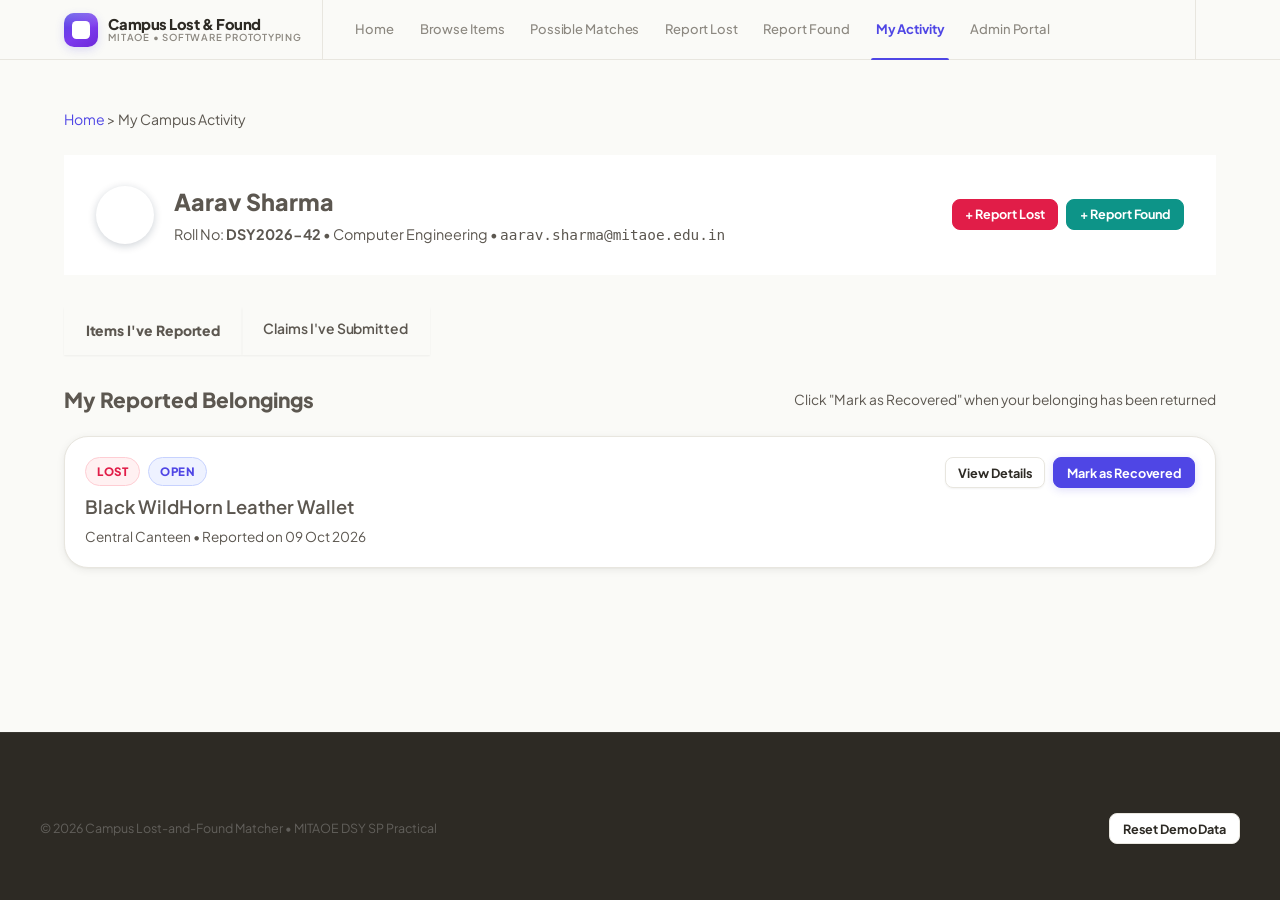
<file: pages/my-reports.html>
<!DOCTYPE html>
<html lang="en">
<head>
  <meta charset="UTF-8">
  <meta name="viewport" content="width=device-width, initial-scale=1.0">
  <title>My Reports & Claims — Campus Lost-and-Found Matcher</title>
  <meta name="description" content="Personal student dashboard to monitor reports logged and track submitted claim requests.">
  <link rel="stylesheet" href="../css/styles.css">
  <link rel="stylesheet" href="../css/responsive.css">
</head>
<body>

  <!-- Site Header -->
  <header class="site-header">
    <div class="container header-container">
      <a href="../index.html" class="brand-wrapper">
        <div class="brand-logo-frame">
          <img src="../assets/icons/logo.svg" alt="Campus Emblem">
        </div>
        <div class="brand-info">
          <span class="brand-title">Campus Lost &amp; Found</span>
          <span class="brand-subtitle">MITAOE • Software Prototyping</span>
        </div>
      </a>

      <nav class="main-nav">
        <ul class="nav-links">
          <li><a href="../index.html" class="nav-link">Home</a></li>
          <li><a href="browse.html" class="nav-link">Browse Items</a></li>
          <li><a href="matches.html" class="nav-link">Possible Matches</a></li>
          <li><a href="report-lost.html" class="nav-link">Report Lost</a></li>
          <li><a href="report-found.html" class="nav-link">Report Found</a></li>
          <li><a href="my-reports.html" class="nav-link active">My Activity</a></li>
          <li><a href="admin.html" class="nav-link">Admin Portal</a></li>
        </ul>
      </nav>

      <div class="header-actions">
        <div class="user-badge" title="Active Student Demo Profile">
          <span class="user-badge-indicator"></span>
          <span>Aarav (DSY-42)</span>
        </div>
        <button class="mobile-nav-toggle" aria-label="Toggle navigation menu">
          <svg width="24" height="24" viewBox="0 0 24 24" fill="none" stroke="currentColor" stroke-width="2.5">
            <line x1="3" y1="12" x2="21" y2="12"></line>
            <line x1="3" y1="6" x2="21" y2="6"></line>
            <line x1="3" y1="18" x2="21" y2="18"></line>
          </svg>
        </button>
      </div>
    </div>
  </header>

  <main class="main-content">
    <div class="container">
      
      <!-- Breadcrumb -->
      <nav style="font-size:0.88rem; color:var(--color-struct-text-muted); margin-bottom:1.5rem;" aria-label="Breadcrumb">
        <a href="../index.html">Home</a> &gt; <span>My Campus Activity</span>
      </nav>

      <!-- User Profile Header -->
      <div style="background:#ffffff; border:2px solid var(--color-dominant-border); border-radius:var(--radius-lg); padding:1.75rem 2rem; margin-bottom:2rem; display:flex; justify-content:space-between; align-items:center; flex-wrap:wrap; gap:1.25rem; box-shadow:var(--shadow-subtle);">
        <div style="display:flex; align-items:center; gap:1.25rem;">
          <div style="width:58px; height:58px; border-radius:50%; background:var(--color-struct-navy); color:#ffffff; display:flex; align-items:center; justify-content:center; font-size:1.45rem; font-weight:800; box-shadow:0 2px 8px rgba(9,30,54,0.2);">
            AS
          </div>
          <div>
            <h1 style="font-size:1.45rem; font-weight:800; color:var(--color-struct-navy); margin-bottom:0.2rem;">Aarav Sharma</h1>
            <div style="font-size:0.9rem; color:var(--color-struct-text-muted);">
              Roll No: <strong>DSY2026-42</strong> • Computer Engineering • <code>aarav.sharma@mitaoe.edu.in</code>
            </div>
          </div>
        </div>
        <div style="display:flex; gap:0.5rem;">
          <a href="report-lost.html" class="btn btn-lost btn-sm">+ Report Lost</a>
          <a href="report-found.html" class="btn btn-found btn-sm">+ Report Found</a>
        </div>
      </div>

      <!-- Tab Navigation -->
      <div style="display:flex; border-bottom:2px solid var(--color-dominant-border); margin-bottom:1.75rem;">
        <button id="tab-btn-reports" class="btn btn-secondary" style="border:none; border-bottom:3px solid var(--color-accent); border-radius:0; padding:0.85rem 1.35rem; font-weight:800; color:var(--color-accent); background:transparent;" onclick="switchMyTab('reports')">
          Items I've Reported
        </button>
        <button id="tab-btn-claims" class="btn btn-secondary" style="border:none; border-bottom:3px solid transparent; border-radius:0; padding:0.85rem 1.35rem; font-weight:600; color:var(--color-struct-text-muted); background:transparent;" onclick="switchMyTab('claims')">
          Claims I've Submitted
        </button>
      </div>

      <!-- Tab 1: My Reported Items -->
      <section id="tab-reports-view">
        <div style="display:flex; justify-content:space-between; align-items:center; margin-bottom:1.25rem;">
          <h2 style="font-size:1.3rem; font-weight:800; color:var(--color-struct-navy);">My Reported Belongings</h2>
          <span style="font-size:0.86rem; color:var(--color-struct-text-muted);">Click "Mark as Recovered" when your belonging has been returned</span>
        </div>
        <div id="my-reports-list">
          <!-- Populated by ClaimsController -->
        </div>
      </section>

      <!-- Tab 2: My Submitted Claims -->
      <section id="tab-claims-view" style="display:none;">
        <div style="display:flex; justify-content:space-between; align-items:center; margin-bottom:1.25rem;">
          <h2 style="font-size:1.3rem; font-weight:800; color:var(--color-struct-navy);">My Submitted Ownership Claims</h2>
          <span style="font-size:0.86rem; color:var(--color-struct-text-muted);">Track administrative verification status</span>
        </div>
        <div id="my-claims-list">
          <!-- Populated by ClaimsController -->
        </div>
      </section>

    </div>
  </main>

  <footer class="site-footer">
    <div class="container footer-bottom" style="border:none; padding:1.5rem 0;">
      <div>&copy; 2026 Campus Lost-and-Found Matcher • MITAOE DSY SP Practical</div>
      <button class="btn btn-secondary btn-sm action-reset-demo">Reset Demo Data</button>
    </div>
  </footer>

  <script src="../js/storage.js"></script>
  <script src="../js/matching.js"></script>
  <script src="../js/reports.js"></script>
  <script src="../js/claims.js"></script>
  <script src="../js/admin.js"></script>
  <script src="../js/app.js"></script>
  <script>
    function switchMyTab(tab) {
      const repView = document.getElementById('tab-reports-view');
      const clmView = document.getElementById('tab-claims-view');
      const repBtn = document.getElementById('tab-btn-reports');
      const clmBtn = document.getElementById('tab-btn-claims');

      if (tab === 'reports') {
        repView.style.display = 'block';
        clmView.style.display = 'none';
        repBtn.style.borderBottomColor = 'var(--color-accent)';
        repBtn.style.color = 'var(--color-accent)';
        repBtn.style.fontWeight = '800';
        clmBtn.style.borderBottomColor = 'transparent';
        clmBtn.style.color = 'var(--color-struct-text-muted)';
        clmBtn.style.fontWeight = '600';
      } else {
        repView.style.display = 'none';
        clmView.style.display = 'block';
        clmBtn.style.borderBottomColor = 'var(--color-accent)';
        clmBtn.style.color = 'var(--color-accent)';
        clmBtn.style.fontWeight = '800';
        repBtn.style.borderBottomColor = 'transparent';
        repBtn.style.color = 'var(--color-struct-text-muted)';
        repBtn.style.fontWeight = '600';
      }
    }

    document.addEventListener('DOMContentLoaded', () => {
      window.ClaimsController.initMyReportsDashboard();
    });
  </script>
</body>
</html>
</file>
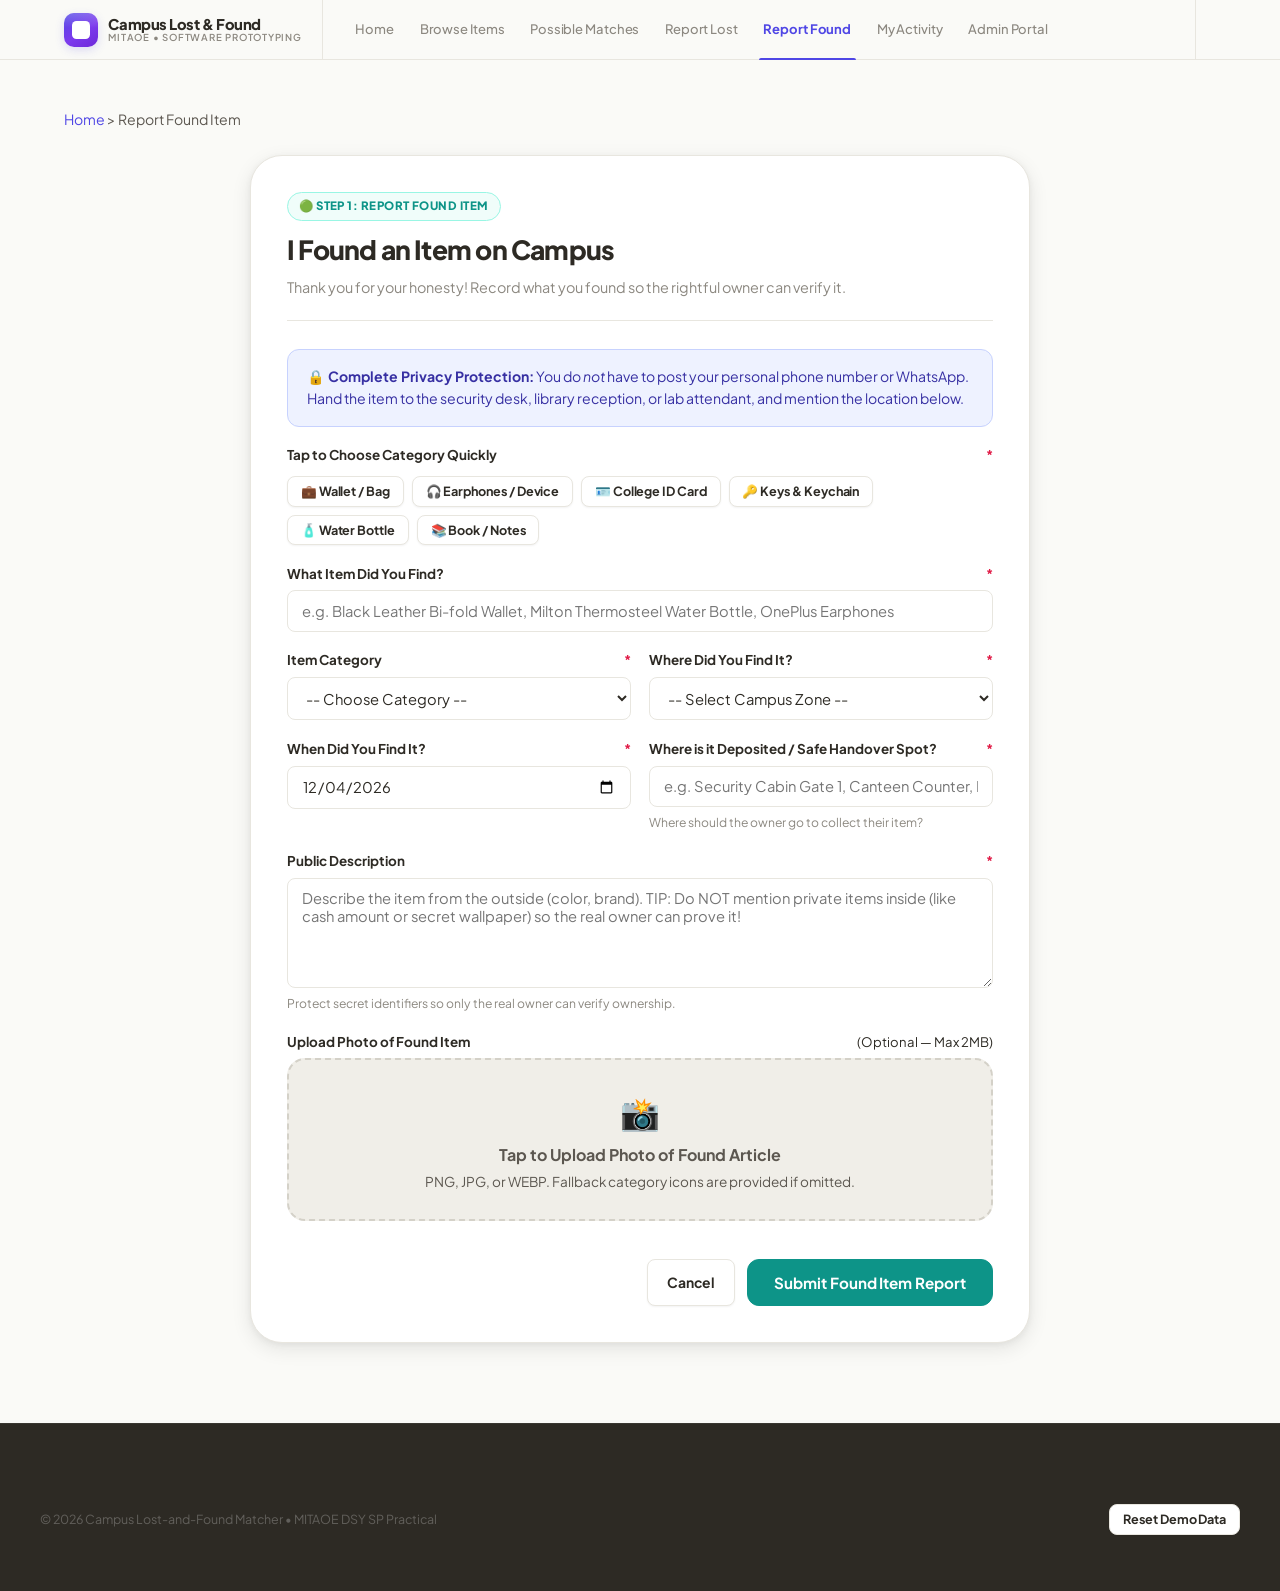
<file: pages/report-found.html>
<!DOCTYPE html>
<html lang="en">
<head>
  <meta charset="UTF-8">
  <meta name="viewport" content="width=device-width, initial-scale=1.0">
  <title>Report Found Item — Campus Lost-and-Found Matcher</title>
  <meta name="description" content="Report an article found on campus. Help return belongings safely without exposing personal phone numbers.">
  <link rel="stylesheet" href="../css/styles.css">
  <link rel="stylesheet" href="../css/responsive.css">
</head>
<body>

  <!-- Site Header -->
  <header class="site-header">
    <div class="container header-container">
      <a href="../index.html" class="brand-wrapper">
        <div class="brand-logo-frame">
          <img src="../assets/icons/logo.svg" alt="Campus Emblem">
        </div>
        <div class="brand-info">
          <span class="brand-title">Campus Lost &amp; Found</span>
          <span class="brand-subtitle">MITAOE • Software Prototyping</span>
        </div>
      </a>

      <nav class="main-nav">
        <ul class="nav-links">
          <li><a href="../index.html" class="nav-link">Home</a></li>
          <li><a href="browse.html" class="nav-link">Browse Items</a></li>
          <li><a href="matches.html" class="nav-link">Possible Matches</a></li>
          <li><a href="report-lost.html" class="nav-link">Report Lost</a></li>
          <li><a href="report-found.html" class="nav-link active">Report Found</a></li>
          <li><a href="my-reports.html" class="nav-link">My Activity</a></li>
          <li><a href="admin.html" class="nav-link">Admin Portal</a></li>
        </ul>
      </nav>

      <div class="header-actions">
        <div class="user-badge" title="Active Student Demo Profile">
          <span class="user-badge-indicator"></span>
          <span>Aarav (DSY-42)</span>
        </div>
        <button class="mobile-nav-toggle" aria-label="Toggle navigation menu">
          <svg width="24" height="24" viewBox="0 0 24 24" fill="none" stroke="currentColor" stroke-width="2.5">
            <line x1="3" y1="12" x2="21" y2="12"></line>
            <line x1="3" y1="6" x2="21" y2="6"></line>
            <line x1="3" y1="18" x2="21" y2="18"></line>
          </svg>
        </button>
      </div>
    </div>
  </header>

  <main class="main-content">
    <div class="container">
      
      <!-- Breadcrumb -->
      <nav style="font-size:0.88rem; color:var(--color-struct-text-muted); margin-bottom:1.5rem;" aria-label="Breadcrumb">
        <a href="../index.html">Home</a> &gt; <span>Report Found Item</span>
      </nav>

      <div class="form-card">
        <div class="form-header">
          <div style="display:flex; align-items:center; gap:0.5rem; margin-bottom:0.5rem;">
            <span class="badge badge-found">🟢 STEP 1: REPORT FOUND ITEM</span>
          </div>
          <h1>I Found an Item on Campus</h1>
          <p>Thank you for your honesty! Record what you found so the rightful owner can verify it.</p>
        </div>

        <!-- Privacy Shield Banner -->
        <div class="alert alert-info">
          <div>
            <strong>🔒 Complete Privacy Protection:</strong> You do <em>not</em> have to post your personal phone number or WhatsApp. Hand the item to the security desk, library reception, or lab attendant, and mention the location below.
          </div>
        </div>

        <div id="form-success-box" class="alert alert-success" style="display:none;">
          <div>
            <strong>✓ Found Item Logged Successfully!</strong>
            <p style="margin: 0.25rem 0 0.5rem 0;">The item has been posted. The real owner can now locate it and verify their claim with campus security.</p>
            <div style="display:flex; gap:0.5rem;">
              <a href="browse.html?type=found" class="btn btn-primary btn-sm">View in Catalog</a>
              <a href="matches.html" class="btn btn-secondary btn-sm">Check Suggested Matches</a>
            </div>
          </div>
        </div>

        <form id="report-found-form" novalidate>
          <div class="form-grid">
            
            <!-- Quick Category Pill Picker -->
            <div class="form-group full-width">
              <label class="form-label">
                Tap to Choose Category Quickly <span class="required-mark">*</span>
              </label>
              <div style="display:flex; flex-wrap:wrap; gap:0.5rem; margin-top:0.25rem;">
                <button type="button" class="btn btn-secondary btn-sm" onclick="selectQuickCategory('Wallets & Bags')">💼 Wallet / Bag</button>
                <button type="button" class="btn btn-secondary btn-sm" onclick="selectQuickCategory('Electronics & Gadgets')">🎧 Earphones / Device</button>
                <button type="button" class="btn btn-secondary btn-sm" onclick="selectQuickCategory('ID & Cards')">🪪 College ID Card</button>
                <button type="button" class="btn btn-secondary btn-sm" onclick="selectQuickCategory('Keys & Locks')">🔑 Keys & Keychain</button>
                <button type="button" class="btn btn-secondary btn-sm" onclick="selectQuickCategory('Personal Accessories')">🧴 Water Bottle</button>
                <button type="button" class="btn btn-secondary btn-sm" onclick="selectQuickCategory('Stationery & Books')">📚 Book / Notes</button>
              </div>
            </div>

            <!-- Item Name -->
            <div class="form-group full-width">
              <label class="form-label" for="item-title">
                What Item Did You Find? <span class="required-mark">*</span>
              </label>
              <input type="text" id="item-title" name="item-title" class="form-control" placeholder="e.g. Black Leather Bi-fold Wallet, Milton Thermosteel Water Bottle, OnePlus Earphones" required minlength="3">
              <span class="invalid-feedback">Please enter the item name (at least 3 characters).</span>
            </div>

            <!-- Category Dropdown -->
            <div class="form-group">
              <label class="form-label" for="item-category">
                Item Category <span class="required-mark">*</span>
              </label>
              <select id="item-category" name="item-category" class="form-control" required>
                <option value="">-- Choose Category --</option>
                <option value="Wallets & Bags">Wallets &amp; Bags</option>
                <option value="Electronics & Gadgets">Electronics &amp; Gadgets</option>
                <option value="ID & Cards">ID &amp; Cards</option>
                <option value="Keys & Locks">Keys &amp; Locks</option>
                <option value="Personal Accessories">Personal Accessories (Bottles, Umbrellas)</option>
                <option value="Stationery & Books">Stationery &amp; Books</option>
                <option value="Other Campus Items">Other Campus Items</option>
              </select>
              <span class="invalid-feedback">Please choose a category.</span>
            </div>

            <!-- Campus Location Found -->
            <div class="form-group">
              <label class="form-label" for="item-location">
                Where Did You Find It? <span class="required-mark">*</span>
              </label>
              <select id="item-location" name="item-location" class="form-control" required>
                <option value="">-- Select Campus Zone --</option>
                <option value="Central Canteen">Central Canteen</option>
                <option value="Central Library">Central Library (Reading Hall)</option>
                <option value="Computer Center (Lab 3)">Computer Center (Lab 3)</option>
                <option value="Academic Block A (Classrooms)">Academic Block A (Classrooms)</option>
                <option value="Mechanical Workshop">Mechanical Workshop</option>
                <option value="Sports Ground">Sports Ground / Basketball Court</option>
                <option value="Campus Main Gate / Parking">Campus Main Gate / Parking</option>
                <option value="Admin Block Reception">Admin Block Reception</option>
              </select>
              <span class="invalid-feedback">Please select where you found it.</span>
            </div>

            <!-- Date Found -->
            <div class="form-group">
              <label class="form-label" for="item-date">
                When Did You Find It? <span class="required-mark">*</span>
              </label>
              <input type="date" id="item-date" name="item-date" class="form-control" required>
              <span class="invalid-feedback">Please pick a valid date.</span>
            </div>

            <!-- Safe Handover Location -->
            <div class="form-group">
              <label class="form-label" for="item-safe-location">
                Where is it Deposited / Safe Handover Spot? <span class="required-mark">*</span>
              </label>
              <input type="text" id="item-safe-location" name="item-safe-location" class="form-control" placeholder="e.g. Security Cabin Gate 1, Canteen Counter, Library Reception Desk" required>
              <span class="form-hint">Where should the owner go to collect their item?</span>
              <span class="invalid-feedback">Please tell where the item is kept for safety.</span>
            </div>

            <!-- Description -->
            <div class="form-group full-width">
              <label class="form-label" for="item-description">
                Public Description <span class="required-mark">*</span>
              </label>
              <textarea id="item-description" name="item-description" class="form-control" placeholder="Describe the item from the outside (color, brand). TIP: Do NOT mention private items inside (like cash amount or secret wallpaper) so the real owner can prove it!" required minlength="10"></textarea>
              <span class="form-hint">Protect secret identifiers so only the real owner can verify ownership.</span>
              <span class="invalid-feedback">Please provide a brief description (at least 10 letters).</span>
            </div>

            <!-- Image Upload with Preview -->
            <div class="form-group full-width">
              <label class="form-label">
                Upload Photo of Found Item <span style="font-weight:normal; font-size:0.82rem; color:var(--color-struct-text-muted);">(Optional — Max 2MB)</span>
              </label>
              <div class="image-upload-zone">
                <input type="file" id="item-image" accept="image/*">
                <div style="font-size:2rem; margin-bottom:0.25rem;">📸</div>
                <div style="font-size:1rem; font-weight:700; color:var(--color-action-found);">Tap to Upload Photo of Found Article</div>
                <div style="font-size:0.85rem; color:var(--color-struct-text-muted); margin-top:0.2rem;">PNG, JPG, or WEBP. Fallback category icons are provided if omitted.</div>
              </div>
              <div id="upload-preview-container"></div>
            </div>

          </div>

          <div style="margin-top: 2rem; display: flex; justify-content: flex-end; gap: 0.75rem;">
            <a href="../index.html" class="btn btn-secondary">Cancel</a>
            <button type="submit" class="btn btn-found btn-lg">Submit Found Item Report</button>
          </div>
        </form>

      </div>
    </div>
  </main>

  <footer class="site-footer">
    <div class="container footer-bottom" style="border:none; padding:1.5rem 0;">
      <div>&copy; 2026 Campus Lost-and-Found Matcher • MITAOE DSY SP Practical</div>
      <button class="btn btn-secondary btn-sm action-reset-demo">Reset Demo Data</button>
    </div>
  </footer>

  <script src="../js/storage.js"></script>
  <script src="../js/matching.js"></script>
  <script src="../js/reports.js"></script>
  <script src="../js/claims.js"></script>
  <script src="../js/admin.js"></script>
  <script src="../js/app.js"></script>
  <script>
    function selectQuickCategory(val) {
      const select = document.getElementById('item-category');
      if (select) {
        select.value = val;
        window.App.showToast(`Selected category: ${val}`, 'info');
      }
    }

    document.addEventListener('DOMContentLoaded', () => {
      window.ReportsController.initReportFoundForm();
    });
  </script>
</body>
</html>
</file>
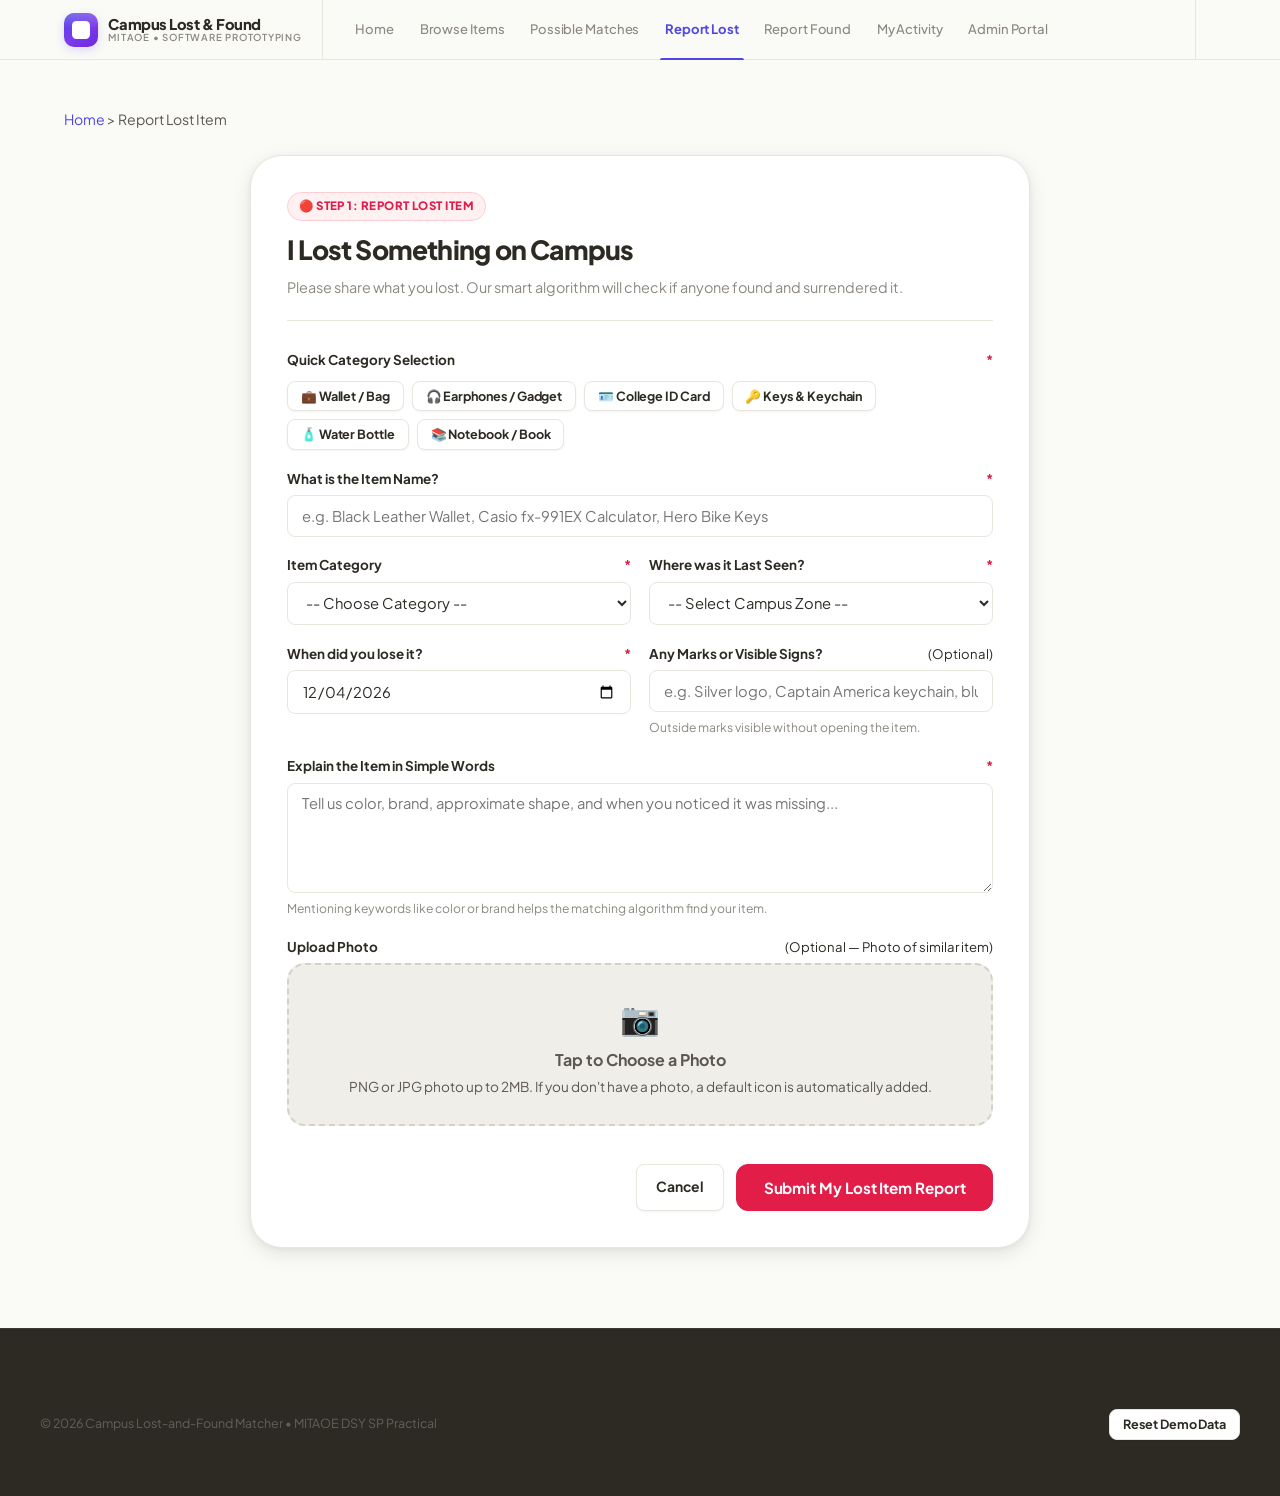
<file: pages/report-lost.html>
<!DOCTYPE html>
<html lang="en">
<head>
  <meta charset="UTF-8">
  <meta name="viewport" content="width=device-width, initial-scale=1.0">
  <title>Report Lost Item — Campus Lost-and-Found Matcher</title>
  <meta name="description" content="Easy 60-second form to report a misplaced personal article on campus.">
  <link rel="stylesheet" href="../css/styles.css">
  <link rel="stylesheet" href="../css/responsive.css">
</head>
<body>

  <!-- Site Header -->
  <header class="site-header">
    <div class="container header-container">
      <a href="../index.html" class="brand-wrapper">
        <div class="brand-logo-frame">
          <img src="../assets/icons/logo.svg" alt="Campus Emblem">
        </div>
        <div class="brand-info">
          <span class="brand-title">Campus Lost &amp; Found</span>
          <span class="brand-subtitle">MITAOE • Software Prototyping</span>
        </div>
      </a>

      <nav class="main-nav">
        <ul class="nav-links">
          <li><a href="../index.html" class="nav-link">Home</a></li>
          <li><a href="browse.html" class="nav-link">Browse Items</a></li>
          <li><a href="matches.html" class="nav-link">Possible Matches</a></li>
          <li><a href="report-lost.html" class="nav-link active">Report Lost</a></li>
          <li><a href="report-found.html" class="nav-link">Report Found</a></li>
          <li><a href="my-reports.html" class="nav-link">My Activity</a></li>
          <li><a href="admin.html" class="nav-link">Admin Portal</a></li>
        </ul>
      </nav>

      <div class="header-actions">
        <div class="user-badge" title="Active Student Demo Profile">
          <span class="user-badge-indicator"></span>
          <span>Aarav (DSY-42)</span>
        </div>
        <button class="mobile-nav-toggle" aria-label="Toggle navigation menu">
          <svg width="24" height="24" viewBox="0 0 24 24" fill="none" stroke="currentColor" stroke-width="2.5">
            <line x1="3" y1="12" x2="21" y2="12"></line>
            <line x1="3" y1="6" x2="21" y2="6"></line>
            <line x1="3" y1="18" x2="21" y2="18"></line>
          </svg>
        </button>
      </div>
    </div>
  </header>

  <main class="main-content">
    <div class="container">
      
      <!-- Breadcrumb -->
      <nav style="font-size:0.88rem; color:var(--color-struct-text-muted); margin-bottom:1.5rem;" aria-label="Breadcrumb">
        <a href="../index.html">Home</a> &gt; <span>Report Lost Item</span>
      </nav>

      <div class="form-card">
        <div class="form-header">
          <div style="display:flex; align-items:center; gap:0.5rem; margin-bottom:0.5rem;">
            <span class="badge badge-lost">🔴 STEP 1: REPORT LOST ITEM</span>
          </div>
          <h1>I Lost Something on Campus</h1>
          <p>Please share what you lost. Our smart algorithm will check if anyone found and surrendered it.</p>
        </div>

        <div id="form-success-box" class="alert alert-success" style="display:none;">
          <div>
            <strong>✓ Report Submitted Successfully!</strong>
            <p style="margin: 0.25rem 0 0.5rem 0;">Your lost item is saved. The system is scanning for potential matches.</p>
            <div style="display:flex; gap:0.5rem;">
              <a href="browse.html?type=lost" class="btn btn-primary btn-sm">View in Catalog</a>
              <a href="matches.html" class="btn btn-secondary btn-sm">Check Possible Matches</a>
            </div>
          </div>
        </div>

        <form id="report-lost-form" novalidate>
          <div class="form-grid">
            
            <!-- Quick Category Pill Picker (Very easy for any user) -->
            <div class="form-group full-width">
              <label class="form-label">
                Quick Category Selection <span class="required-mark">*</span>
              </label>
              <div style="display:flex; flex-wrap:wrap; gap:0.5rem; margin-top:0.25rem;">
                <button type="button" class="btn btn-secondary btn-sm" onclick="selectQuickCategory('Wallets & Bags')">💼 Wallet / Bag</button>
                <button type="button" class="btn btn-secondary btn-sm" onclick="selectQuickCategory('Electronics & Gadgets')">🎧 Earphones / Gadget</button>
                <button type="button" class="btn btn-secondary btn-sm" onclick="selectQuickCategory('ID & Cards')">🪪 College ID Card</button>
                <button type="button" class="btn btn-secondary btn-sm" onclick="selectQuickCategory('Keys & Locks')">🔑 Keys & Keychain</button>
                <button type="button" class="btn btn-secondary btn-sm" onclick="selectQuickCategory('Personal Accessories')">🧴 Water Bottle</button>
                <button type="button" class="btn btn-secondary btn-sm" onclick="selectQuickCategory('Stationery & Books')">📚 Notebook / Book</button>
              </div>
            </div>

            <!-- Item Name -->
            <div class="form-group full-width">
              <label class="form-label" for="item-title">
                What is the Item Name? <span class="required-mark">*</span>
              </label>
              <input type="text" id="item-title" name="item-title" class="form-control" placeholder="e.g. Black Leather Wallet, Casio fx-991EX Calculator, Hero Bike Keys" required minlength="3">
              <span class="invalid-feedback">Please enter what item you lost (at least 3 characters).</span>
            </div>

            <!-- Category Dropdown -->
            <div class="form-group">
              <label class="form-label" for="item-category">
                Item Category <span class="required-mark">*</span>
              </label>
              <select id="item-category" name="item-category" class="form-control" required>
                <option value="">-- Choose Category --</option>
                <option value="Wallets & Bags">Wallets &amp; Bags</option>
                <option value="Electronics & Gadgets">Electronics &amp; Gadgets</option>
                <option value="ID & Cards">ID &amp; Cards</option>
                <option value="Keys & Locks">Keys &amp; Locks</option>
                <option value="Personal Accessories">Personal Accessories (Bottles, Umbrellas)</option>
                <option value="Stationery & Books">Stationery &amp; Books</option>
                <option value="Other Campus Items">Other Campus Items</option>
              </select>
              <span class="invalid-feedback">Please select a category.</span>
            </div>

            <!-- Campus Location -->
            <div class="form-group">
              <label class="form-label" for="item-location">
                Where was it Last Seen? <span class="required-mark">*</span>
              </label>
              <select id="item-location" name="item-location" class="form-control" required>
                <option value="">-- Select Campus Zone --</option>
                <option value="Central Canteen">Central Canteen</option>
                <option value="Central Library">Central Library (Reading Hall)</option>
                <option value="Computer Center (Lab 3)">Computer Center (Lab 3)</option>
                <option value="Academic Block A (Classrooms)">Academic Block A (Classrooms)</option>
                <option value="Mechanical Workshop">Mechanical Workshop</option>
                <option value="Sports Ground">Sports Ground / Basketball Court</option>
                <option value="Campus Main Gate / Parking">Campus Main Gate / Parking</option>
                <option value="Admin Block Reception">Admin Block Reception</option>
              </select>
              <span class="invalid-feedback">Please choose where you last saw the item.</span>
            </div>

            <!-- Date Lost -->
            <div class="form-group">
              <label class="form-label" for="item-date">
                When did you lose it? <span class="required-mark">*</span>
              </label>
              <input type="date" id="item-date" name="item-date" class="form-control" required>
              <span class="invalid-feedback">Please pick a valid date.</span>
            </div>

            <!-- Identifying Characteristics -->
            <div class="form-group">
              <label class="form-label" for="item-traits">
                Any Marks or Visible Signs? <span style="font-weight:normal; font-size:0.82rem; color:var(--color-struct-text-muted);">(Optional)</span>
              </label>
              <input type="text" id="item-traits" name="item-traits" class="form-control" placeholder="e.g. Silver logo, Captain America keychain, blue sticker">
              <span class="form-hint">Outside marks visible without opening the item.</span>
            </div>

            <!-- Description -->
            <div class="form-group full-width">
              <label class="form-label" for="item-description">
                Explain the Item in Simple Words <span class="required-mark">*</span>
              </label>
              <textarea id="item-description" name="item-description" class="form-control" placeholder="Tell us color, brand, approximate shape, and when you noticed it was missing..." required minlength="10"></textarea>
              <span class="form-hint">Mentioning keywords like color or brand helps the matching algorithm find your item.</span>
              <span class="invalid-feedback">Please write a short description (at least 10 letters).</span>
            </div>

            <!-- Image Upload with Preview -->
            <div class="form-group full-width">
              <label class="form-label">
                Upload Photo <span style="font-weight:normal; font-size:0.82rem; color:var(--color-struct-text-muted);">(Optional — Photo of similar item)</span>
              </label>
              <div class="image-upload-zone">
                <input type="file" id="item-image" accept="image/*">
                <div style="font-size:2rem; margin-bottom:0.25rem;">📷</div>
                <div style="font-size:1rem; font-weight:700; color:var(--color-struct-navy);">Tap to Choose a Photo</div>
                <div style="font-size:0.85rem; color:var(--color-struct-text-muted); margin-top:0.2rem;">PNG or JPG photo up to 2MB. If you don't have a photo, a default icon is automatically added.</div>
              </div>
              <div id="upload-preview-container"></div>
            </div>

          </div>

          <div style="margin-top: 2rem; display: flex; justify-content: flex-end; gap: 0.75rem;">
            <a href="../index.html" class="btn btn-secondary">Cancel</a>
            <button type="submit" class="btn btn-lost btn-lg">Submit My Lost Item Report</button>
          </div>
        </form>

      </div>
    </div>
  </main>

  <footer class="site-footer">
    <div class="container footer-bottom" style="border:none; padding:1.5rem 0;">
      <div>&copy; 2026 Campus Lost-and-Found Matcher • MITAOE DSY SP Practical</div>
      <button class="btn btn-secondary btn-sm action-reset-demo">Reset Demo Data</button>
    </div>
  </footer>

  <script src="../js/storage.js"></script>
  <script src="../js/matching.js"></script>
  <script src="../js/reports.js"></script>
  <script src="../js/claims.js"></script>
  <script src="../js/admin.js"></script>
  <script src="../js/app.js"></script>
  <script>
    function selectQuickCategory(val) {
      const select = document.getElementById('item-category');
      if (select) {
        select.value = val;
        window.App.showToast(`Selected category: ${val}`, 'info');
      }
    }

    document.addEventListener('DOMContentLoaded', () => {
      window.ReportsController.initReportLostForm();
    });
  </script>
</body>
</html>
</file>
<file: css/styles.css>
/* ==========================================================================
   Campus Lost-and-Found Matcher — Signature Premium Stylesheet
   
   Design Language: "Ivory & Indigo" — Warm editorial luxury light mode
   Palette: Warm ivory canvas · Rich violet-indigo accent · 
            Warm rose (lost) · Deep teal (found) · 
            Deep charcoal typography
   
   Typography: Plus Jakarta Sans — modern, personality-rich, premium
   ========================================================================== */

@import url('https://fonts.googleapis.com/css2?family=Plus+Jakarta+Sans:ital,wght@0,400;0,500;0,600;0,700;0,800;1,400&display=swap');

/* ============================================================
   DESIGN TOKENS
   ============================================================ */
:root {

  /* ─── CANVAS (warm ivory, not cold white) ─── */
  --bg:            #FAFAF7;       /* warm parchment base */
  --bg-2:          #F4F3EE;       /* slightly warmer panel */
  --surface:       #FFFFFF;
  --surface-warm:  #FFFDF8;       /* warm card white */
  --border:        #E8E6DF;       /* warm gray border */
  --border-hover:  #D4D1C8;
  --subtle:        #F0EEE8;       /* tinted hover surfaces */

  /* ─── TYPOGRAPHY ─── */
  --ink:           #1A1814;       /* near-black warm charcoal */
  --ink-2:         #2D2A24;       /* heading color */
  --ink-3:         #5C5750;       /* body text */
  --ink-4:         #8C8880;       /* muted / captions */

  /* ─── ACCENT · Rich Violet-Indigo ─── */
  --accent:        #4F46E5;       /* indigo 600 */
  --accent-2:      #4338CA;       /* indigo 700 — hover */
  --accent-3:      #3730A3;       /* indigo 800 — pressed */
  --accent-light:  #EEF2FF;       /* indigo 50 */
  --accent-mid:    #C7D2FE;       /* indigo 200 */
  --accent-glow:   rgba(79, 70, 229, 0.18);

  /* ─── LOST · Warm Rose ─── */
  --lost:          #E11D48;       /* rose 600 */
  --lost-2:        #BE123C;       /* rose 700 */
  --lost-bg:       #FFF1F2;
  --lost-border:   #FECDD3;
  --lost-glow:     rgba(225, 29, 72, 0.22);

  /* ─── FOUND · Deep Forest Teal ─── */
  --found:         #0D9488;       /* teal 600 */
  --found-2:       #0F766E;       /* teal 700 */
  --found-bg:      #F0FDFA;
  --found-border:  #99F6E4;
  --found-glow:    rgba(13, 148, 136, 0.22);

  /* ─── WARNING ─── */
  --warn:          #B45309;
  --warn-bg:       #FFFBEB;
  --warn-border:   #FDE68A;

  /* ─── TYPOGRAPHY STACK ─── */
  --font: 'Plus Jakarta Sans', -apple-system, BlinkMacSystemFont, 'Segoe UI', sans-serif;

  /* ─── RADIUS ─── */
  --r-xs:   4px;
  --r-sm:   8px;
  --r-md:   12px;
  --r-lg:   18px;
  --r-xl:   24px;
  --r-2xl:  32px;
  --r-full: 9999px;

  /* ─── ELEVATION ─── */
  /* Warm, amber-tinted shadows — not cold gray */
  --shadow-xs: 0 1px 2px rgba(26,24,20,0.05);
  --shadow-sm: 0 2px 8px rgba(26,24,20,0.07), 0 1px 2px rgba(26,24,20,0.04);
  --shadow-md: 0 6px 20px rgba(26,24,20,0.09), 0 2px 6px rgba(26,24,20,0.05);
  --shadow-lg: 0 16px 40px rgba(26,24,20,0.12), 0 4px 10px rgba(26,24,20,0.06);
  --shadow-accent: 0 8px 24px var(--accent-glow);
  --shadow-lost:   0 8px 24px var(--lost-glow);
  --shadow-found:  0 8px 24px var(--found-glow);

  /* ─── MOTION ─── */
  --ease: all 0.2s cubic-bezier(0.25, 0.46, 0.45, 0.94);
  --ease-spring: all 0.3s cubic-bezier(0.34, 1.56, 0.64, 1);

  /* ─── LAYOUT ─── */
  --header-h: 60px;
}

/* ============================================================
   RESET & BASE
   ============================================================ */
*, *::before, *::after { box-sizing: border-box; margin: 0; padding: 0; }

html {
  font-family: var(--font);
  font-size: 16px;
  color: var(--ink-3);
  background: var(--bg);
  line-height: 1.6;
  -webkit-font-smoothing: antialiased;
  -moz-osx-font-smoothing: grayscale;
  scroll-behavior: smooth;
}

body {
  min-height: 100vh;
  display: flex;
  flex-direction: column;
  overflow-x: hidden;
}

a { color: var(--accent); text-decoration: none; transition: var(--ease); }
a:hover { color: var(--accent-2); }

img { max-width: 100%; height: auto; display: block; }

button, input, select, textarea {
  font-family: inherit;
  font-size: inherit;
  color: inherit;
}

/* ============================================================
   LAYOUT
   ============================================================ */
.container {
  width: 100%;
  max-width: 1200px;
  margin: 0 auto;
  padding: 0 1.5rem;
}

.main-content {
  flex: 1;
  background: var(--bg);
  padding: 3rem 0 5rem;
}

/* ============================================================
   NAVBAR — Pro-Level Design
   
   Anatomy:
   [Logo | Brand]  |  [Nav links w/ animated underline]  |  [CTA btn + Avatar]
   
   Signature details:
   • Sliding underline active/hover indicator (not background pill)
   • Vertical hairline divider separating brand from nav
   • Right-side solid CTA button
   • Avatar circle with initials + online dot
   • Scroll-shadow appears dynamically via JS class
   ============================================================ */
.site-header {
  position: sticky;
  top: 0;
  z-index: 200;
  height: var(--header-h);
  /* Warm white — faintly tinted, not pure #fff */
  background: rgba(250, 250, 247, 0.94);
  backdrop-filter: blur(20px) saturate(200%);
  -webkit-backdrop-filter: blur(20px) saturate(200%);
  border-bottom: 1px solid var(--border);
  /* Default: no shadow. JS adds .scrolled class for depth */
  box-shadow: none;
  transition: box-shadow 0.25s ease;
}
/* Scroll shadow — toggled by JS */
.site-header.scrolled {
  box-shadow: 0 1px 0 var(--border), 0 4px 20px rgba(26,24,20,0.07);
}

.header-container {
  display: flex;
  align-items: center;
  justify-content: space-between;
  height: 100%;
  gap: 0;
}

/* ── Brand ── */
.brand-wrapper {
  display: flex;
  align-items: center;
  gap: 0.65rem;
  text-decoration: none;
  flex-shrink: 0;
  padding-right: 1.25rem;
  /* Hairline divider on right */
  border-right: 1px solid var(--border);
  margin-right: 1.25rem;
  height: 100%;
}
.brand-wrapper:hover { text-decoration: none; }
.brand-wrapper:hover .brand-logo-frame {
  box-shadow: 0 6px 20px var(--accent-glow);
  transform: scale(1.04);
}

.brand-logo-frame {
  width: 34px;
  height: 34px;
  border-radius: 10px;
  /* Signature gradient — indigo to violet */
  background: linear-gradient(145deg, #4F46E5 0%, #7C3AED 55%, #6D28D9 100%);
  display: flex;
  align-items: center;
  justify-content: center;
  box-shadow: 0 3px 10px var(--accent-glow);
  flex-shrink: 0;
  font-size: 1rem;
  line-height: 1;
  transition: var(--ease);
  /* Subtle inner shine */
  position: relative;
  overflow: hidden;
}
.brand-logo-frame::before {
  content: '';
  position: absolute;
  top: 0; left: 0; right: 0;
  height: 45%;
  background: linear-gradient(to bottom, rgba(255,255,255,0.22), transparent);
  border-radius: 10px 10px 0 0;
  pointer-events: none;
}
.brand-logo-frame img {
  width: 18px; height: 18px;
  filter: brightness(0) invert(1);
  position: relative; z-index: 1;
}
/* Fallback emoji */
.brand-logo-frame span { position: relative; z-index: 1; }

.brand-info {
  display: flex;
  flex-direction: column;
  gap: 1px;
}
.brand-title {
  font-size: 0.92rem;
  font-weight: 800;
  color: var(--ink-2);
  letter-spacing: -0.03em;
  line-height: 1;
  white-space: nowrap;
}
.brand-subtitle {
  font-size: 0.6rem;
  font-weight: 600;
  color: var(--ink-4);
  letter-spacing: 0.08em;
  text-transform: uppercase;
  white-space: nowrap;
  line-height: 1;
}

/* ── Navigation — animated underline style ── */
.main-nav {
  display: flex;
  align-items: center;
  flex: 1;
  /* Left-align nav (feels more editorial, less centred-generic) */
  justify-content: flex-start;
  height: 100%;
}

.nav-links {
  display: flex;
  align-items: stretch;
  list-style: none;
  gap: 0;
  flex-wrap: nowrap;
  height: 100%;
}

.nav-links li {
  display: flex;
  align-items: center;
  position: relative;
}

.nav-link {
  display: inline-flex;
  align-items: center;
  padding: 0 0.8rem;
  height: 100%;
  font-size: 0.815rem;
  font-weight: 500;
  color: var(--ink-4);
  text-decoration: none;
  white-space: nowrap;
  letter-spacing: -0.008em;
  transition: color 0.18s ease;
  /* Underline indicator — sits at bottom of header */
  position: relative;
}
/* The sliding underline */
.nav-link::after {
  content: '';
  position: absolute;
  bottom: -1px;   /* flush with header border-bottom */
  left: 0.5rem;
  right: 0.5rem;
  height: 2px;
  border-radius: 2px 2px 0 0;
  background: var(--accent);
  opacity: 0;
  transform: scaleX(0);
  transform-origin: left center;
  transition: opacity 0.18s ease, transform 0.22s cubic-bezier(0.34, 1.56, 0.64, 1);
}
.nav-link:hover {
  color: var(--ink-2);
  text-decoration: none;
}
.nav-link:hover::after {
  opacity: 0.4;
  transform: scaleX(1);
}
.nav-link.active {
  color: var(--accent);
  font-weight: 700;
}
.nav-link.active::after {
  opacity: 1;
  transform: scaleX(1);
}

/* ── Header Right ── */
.header-actions {
  display: flex;
  align-items: center;
  gap: 0.55rem;
  flex-shrink: 0;
  /* Hairline divider on left */
  border-left: 1px solid var(--border);
  margin-left: 1rem;
  padding-left: 1.25rem;
  height: 100%;
}

/* "Report Item" CTA — solid accent pill */
.nav-cta-btn {
  display: inline-flex;
  align-items: center;
  gap: 0.35rem;
  padding: 0.42rem 1rem;
  background: var(--accent);
  color: #fff;
  border: none;
  border-radius: var(--r-full);
  font-size: 0.79rem;
  font-weight: 700;
  letter-spacing: -0.005em;
  cursor: pointer;
  text-decoration: none;
  transition: var(--ease);
  white-space: nowrap;
  box-shadow: 0 2px 8px var(--accent-glow), inset 0 1px 0 rgba(255,255,255,0.15);
}
.nav-cta-btn:hover {
  background: var(--accent-2);
  color: #fff;
  text-decoration: none;
  transform: translateY(-1px);
  box-shadow: 0 4px 16px var(--accent-glow), inset 0 1px 0 rgba(255,255,255,0.15);
}
.nav-cta-btn:active { transform: translateY(0); }

/* Avatar — initials circle with status dot */
.user-avatar {
  position: relative;
  flex-shrink: 0;
  cursor: pointer;
}
.user-avatar-circle {
  width: 32px;
  height: 32px;
  border-radius: 50%;
  background: linear-gradient(135deg, #818CF8 0%, var(--accent) 100%);
  display: flex;
  align-items: center;
  justify-content: center;
  font-size: 0.72rem;
  font-weight: 800;
  color: #fff;
  letter-spacing: 0.02em;
  border: 2px solid var(--surface);
  box-shadow: 0 0 0 1.5px var(--border);
  transition: var(--ease);
  white-space: nowrap;
}
.user-avatar:hover .user-avatar-circle {
  box-shadow: 0 0 0 2px var(--accent);
  transform: scale(1.06);
}
/* Online status dot */
.user-avatar-dot {
  position: absolute;
  bottom: 0;
  right: 0;
  width: 9px;
  height: 9px;
  border-radius: 50%;
  background: var(--found);
  border: 2px solid var(--surface);
}

/* Legacy user-badge hidden on desktop (used for mobile) */
.user-badge { display: none; }
.user-badge-indicator { display: none; }

/* Hamburger toggle */
.mobile-nav-toggle {
  display: none;
  background: transparent;
  border: 1px solid var(--border);
  border-radius: var(--r-sm);
  padding: 0.42rem;
  cursor: pointer;
  color: var(--ink-2);
  align-items: center;
  justify-content: center;
  transition: var(--ease);
}
.mobile-nav-toggle:hover {
  background: var(--subtle);
  border-color: var(--border-hover);
}

/* ============================================================
   HERO SECTION
   
   KEY FIX: exact height = 100vh - navbar. 
   overflow:hidden prevents anything from spilling into next section.
   All internal content uses a tight flex column with auto-spaced gaps.
   ============================================================ */
.hero-wrapper {
  /* EXACT viewport fit — no min/max tricks */
  height: calc(100vh - var(--header-h));
  overflow: hidden;

  position: relative;
  display: flex;
  align-items: center;
  justify-content: center;

  /* Unique warm-to-indigo directional gradient */
  background:
    radial-gradient(ellipse 70% 60% at 15% 20%,  rgba(238,242,255,0.95) 0%, transparent 65%),
    radial-gradient(ellipse 50% 50% at 85% 80%,  rgba(240,253,250,0.80) 0%, transparent 60%),
    radial-gradient(ellipse 80% 70% at 50% 100%, rgba(238,242,255,0.50) 0%, transparent 70%),
    linear-gradient(160deg, #F7F6F3 0%, #FAFAF7 45%, #F4F3EE 100%);

  text-align: center;
  padding: 0;
}

/* Decorative mesh lines */
.hero-grid-bg {
  position: absolute;
  inset: 0;
  background-image:
    radial-gradient(circle at 1px 1px, rgba(79,70,229,0.07) 1px, transparent 0);
  background-size: 36px 36px;
  pointer-events: none;
}

/* Floating accent blobs */
.hero-blob-1 {
  position: absolute;
  width: 480px; height: 480px;
  border-radius: 50%;
  background: radial-gradient(circle, rgba(79,70,229,0.10) 0%, transparent 65%);
  top: -100px; left: -80px;
  pointer-events: none;
  animation: blobDrift 12s ease-in-out infinite alternate;
}
.hero-blob-2 {
  position: absolute;
  width: 380px; height: 380px;
  border-radius: 50%;
  background: radial-gradient(circle, rgba(13,148,136,0.09) 0%, transparent 65%);
  bottom: -80px; right: -60px;
  pointer-events: none;
  animation: blobDrift 15s ease-in-out infinite alternate-reverse;
}
.hero-blob-3 {
  position: absolute;
  width: 260px; height: 260px;
  border-radius: 50%;
  background: radial-gradient(circle, rgba(225,29,72,0.07) 0%, transparent 65%);
  top: 20%; right: 10%;
  pointer-events: none;
  animation: blobDrift 18s ease-in-out infinite alternate;
}

@keyframes blobDrift {
  0%   { transform: translate(0px, 0px) scale(1); }
  100% { transform: translate(20px, 15px) scale(1.08); }
}

/* Hero inner container — tight vertical rhythm */
.hero-wrapper > .container {
  position: relative;
  z-index: 2;
  width: 100%;
  display: flex;
  flex-direction: column;
  align-items: center;
  /* Distribute available height evenly — nothing overflows */
  gap: 0;
}

/* Eyebrow */
.hero-tagline {
  display: inline-flex;
  align-items: center;
  gap: 0.5rem;
  background: var(--surface);
  color: var(--accent);
  border: 1px solid var(--accent-mid);
  padding: 0.3rem 0.95rem;
  border-radius: var(--r-full);
  font-size: 0.72rem;
  font-weight: 700;
  text-transform: uppercase;
  letter-spacing: 0.09em;
  margin-bottom: 1rem;
  box-shadow: var(--shadow-xs), 0 0 0 4px var(--accent-light);
}

/* Headline — fluid size that never overflows */
.hero-heading {
  font-size: clamp(1.75rem, 3.8vw, 3.1rem);
  font-weight: 800;
  color: var(--ink-2);
  letter-spacing: -0.04em;
  line-height: 1.08;
  max-width: 680px;
  margin: 0 auto 0.7rem;
}

/* Gradient word highlight */
.hero-heading .hl {
  background: linear-gradient(135deg, var(--accent) 0%, #818CF8 60%, var(--found) 100%);
  -webkit-background-clip: text;
  -webkit-text-fill-color: transparent;
  background-clip: text;
}

/* Sub-headline */
.hero-subheading {
  font-size: clamp(0.85rem, 1.4vw, 1rem);
  color: var(--ink-4);
  max-width: 520px;
  margin: 0 auto 1.4rem;
  line-height: 1.65;
}

/* Decision Cards — horizontal, compact */
.decision-cards-grid {
  display: grid;
  grid-template-columns: repeat(2, 1fr);
  gap: 1rem;
  max-width: 680px;
  width: 100%;
  margin: 0 auto 1.25rem;
}

.decision-card {
  display: flex;
  flex-direction: column;
  align-items: flex-start;
  padding: 1.25rem 1.35rem 1.1rem;
  border-radius: var(--r-xl);
  border: 1.5px solid var(--border);
  background: var(--surface);
  text-decoration: none;
  transition: var(--ease);
  cursor: pointer;
  text-align: left;
  position: relative;
  overflow: hidden;
  box-shadow: var(--shadow-sm);
}

.decision-card::after {
  content: '';
  position: absolute;
  top: 0; left: 0; right: 0;
  height: 2px;
  border-radius: var(--r-xl) var(--r-xl) 0 0;
  opacity: 0;
  transition: var(--ease);
}
.decision-card-lost::after  { background: linear-gradient(90deg, var(--lost), #FB7185); }
.decision-card-found::after { background: linear-gradient(90deg, var(--found), #34D399); }

.decision-card:hover {
  text-decoration: none;
  transform: translateY(-3px);
}
.decision-card-lost:hover  { border-color: var(--lost-border);  box-shadow: var(--shadow-lost);  }
.decision-card-found:hover { border-color: var(--found-border); box-shadow: var(--shadow-found); }
.decision-card:hover::after { opacity: 1; }

.decision-icon-frame {
  width: 40px; height: 40px;
  border-radius: var(--r-md);
  display: flex;
  align-items: center;
  justify-content: center;
  margin-bottom: 0.75rem;
  font-size: 1.3rem;
  transition: var(--ease-spring);
  flex-shrink: 0;
}
.decision-card:hover .decision-icon-frame { transform: scale(1.12) rotate(-4deg); }
.decision-card-lost  .decision-icon-frame { background: var(--lost-bg);  border: 1px solid var(--lost-border); }
.decision-card-found .decision-icon-frame { background: var(--found-bg); border: 1px solid var(--found-border); }

.decision-title {
  font-size: 1rem;
  font-weight: 800;
  color: var(--ink-2);
  margin-bottom: 0.15rem;
  letter-spacing: -0.02em;
}
.decision-vernacular {
  font-size: 0.73rem;
  color: var(--ink-4);
  margin-bottom: 0.5rem;
  font-style: italic;
}
.decision-desc {
  font-size: 0.8rem;
  color: var(--ink-3);
  line-height: 1.5;
  margin-bottom: 0.85rem;
  flex: 1;
}
.decision-btn {
  display: inline-flex;
  align-items: center;
  gap: 0.35rem;
  padding: 0.45rem 1rem;
  border-radius: var(--r-full);
  font-size: 0.79rem;
  font-weight: 700;
  transition: var(--ease);
  white-space: nowrap;
  letter-spacing: 0.01em;
}
.decision-card-lost  .decision-btn { background: var(--lost);  color: #fff; box-shadow: 0 2px 8px var(--lost-glow); }
.decision-card-found .decision-btn { background: var(--found); color: #fff; box-shadow: 0 2px 8px var(--found-glow); }
.decision-card-lost:hover  .decision-btn { background: var(--lost-2);  box-shadow: var(--shadow-lost); }
.decision-card-found:hover .decision-btn { background: var(--found-2); box-shadow: var(--shadow-found); }

/* Hero search */
.search-container-center {
  max-width: 580px;
  width: 100%;
  margin: 0 auto;
}

.search-box-elevated {
  display: flex;
  align-items: center;
  background: var(--surface);
  border: 1.5px solid var(--border);
  border-radius: var(--r-full);
  padding: 0.28rem 0.35rem 0.28rem 1.1rem;
  box-shadow: var(--shadow-md);
  transition: var(--ease);
}
.search-box-elevated:focus-within {
  border-color: var(--accent);
  box-shadow: var(--shadow-md), 0 0 0 3px var(--accent-glow);
}
.search-box-elevated input {
  flex: 1;
  border: none;
  outline: none;
  font-size: 0.88rem;
  background: transparent;
  color: var(--ink-2);
  min-width: 0;
}
.search-box-elevated input::placeholder { color: var(--ink-4); }
.search-box-elevated .btn-search {
  background: var(--accent);
  color: #fff;
  border: none;
  border-radius: var(--r-full);
  padding: 0.58rem 1.2rem;
  font-weight: 700;
  font-size: 0.82rem;
  cursor: pointer;
  transition: var(--ease);
  white-space: nowrap;
  flex-shrink: 0;
  box-shadow: 0 2px 8px var(--accent-glow);
  letter-spacing: 0.01em;
}
.search-box-elevated .btn-search:hover {
  background: var(--accent-2);
  box-shadow: var(--shadow-accent);
}

/* ============================================================
   MAIN CONTENT — Stats, Guide, Categories, Feed
   ============================================================ */

/* Stats */
.stats-grid {
  display: grid;
  grid-template-columns: repeat(4, 1fr);
  gap: 1rem;
  margin-bottom: 2.5rem;
}

.stat-card {
  background: var(--surface);
  border: 1px solid var(--border);
  border-radius: var(--r-xl);
  padding: 1.5rem 1.25rem 1.35rem;
  text-align: center;
  box-shadow: var(--shadow-sm);
  transition: var(--ease);
  position: relative;
  overflow: hidden;
}
.stat-card::before {
  content: '';
  position: absolute;
  top: 0; left: 0; right: 0;
  height: 3px;
  border-radius: var(--r-xl) var(--r-xl) 0 0;
  background: linear-gradient(90deg, var(--accent), #818CF8);
  opacity: 0;
  transition: var(--ease);
}
.stat-card:hover { transform: translateY(-2px); box-shadow: var(--shadow-md); border-color: var(--accent-mid); }
.stat-card:hover::before { opacity: 1; }
.stat-value {
  font-size: 2.4rem;
  font-weight: 900;
  color: var(--ink-2);
  line-height: 1;
  margin-bottom: 0.4rem;
  letter-spacing: -0.04em;
}
.stat-label {
  font-size: 0.74rem;
  font-weight: 700;
  color: var(--ink-4);
  text-transform: uppercase;
  letter-spacing: 0.06em;
}

/* ── Guide Strip ─── */
.guide-strip {
  background: linear-gradient(135deg, var(--ink-2) 0%, #2A2460 50%, #1A1F5E 100%);
  border-radius: var(--r-2xl);
  padding: 2.25rem 2rem;
  margin-bottom: 2.75rem;
  position: relative;
  overflow: hidden;
}
/* Subtle shimmer top highlight */
.guide-strip::before {
  content: '';
  position: absolute;
  top: 0; left: 10%; right: 10%;
  height: 1px;
  background: linear-gradient(90deg, transparent, rgba(255,255,255,0.25), transparent);
}
.guide-strip::after {
  content: '';
  position: absolute;
  top: -30%; right: -5%;
  width: 50%; height: 150%;
  background: radial-gradient(ellipse, rgba(129,140,248,0.15) 0%, transparent 65%);
  pointer-events: none;
}

.guide-header { text-align: center; margin-bottom: 1.75rem; }
.guide-header h2 {
  font-size: 1.45rem;
  font-weight: 800;
  color: #fff;
  letter-spacing: -0.03em;
  margin-bottom: 0.35rem;
}
.guide-header p { font-size: 0.88rem; color: rgba(255,255,255,0.5); }

.guide-steps-grid {
  display: grid;
  grid-template-columns: repeat(3, 1fr);
  gap: 1rem;
  position: relative;
  z-index: 1;
}

.guide-step-item {
  background: rgba(255,255,255,0.06);
  border-radius: var(--r-lg);
  padding: 1.35rem;
  border: 1px solid rgba(255,255,255,0.08);
  transition: var(--ease);
}
.guide-step-item:hover {
  background: rgba(255,255,255,0.10);
  border-color: rgba(129,140,248,0.4);
  transform: translateY(-2px);
}
.guide-step-badge {
  display: inline-flex;
  align-items: center;
  font-size: 0.68rem;
  font-weight: 800;
  text-transform: uppercase;
  letter-spacing: 0.07em;
  color: #A5B4FC;
  background: rgba(79,70,229,0.2);
  padding: 0.22rem 0.65rem;
  border-radius: var(--r-full);
  margin-bottom: 0.7rem;
  border: 1px solid rgba(165,180,252,0.25);
}
.guide-step-item h3 { font-size: 1rem; font-weight: 700; color: #fff; margin-bottom: 0.35rem; }
.guide-step-item p  { font-size: 0.82rem; color: rgba(255,255,255,0.50); line-height: 1.55; }

/* ── Section heading row ─── */
.section-heading-row {
  display: flex;
  justify-content: space-between;
  align-items: flex-end;
  margin-bottom: 1.1rem;
  flex-wrap: wrap;
  gap: 0.65rem;
}
.section-heading-row h2 {
  font-size: 1.3rem;
  font-weight: 800;
  color: var(--ink-2);
  letter-spacing: -0.025em;
  margin-bottom: 0.1rem;
}
.section-heading-row p { font-size: 0.84rem; color: var(--ink-4); }
.section-heading-row a {
  font-size: 0.83rem;
  font-weight: 700;
  color: var(--accent);
  white-space: nowrap;
  display: inline-flex;
  align-items: center;
  gap: 0.25rem;
}
.section-heading-row a:hover { color: var(--accent-2); text-decoration: none; }

/* ── Category Grid ─── */
.visual-categories-grid {
  display: grid;
  grid-template-columns: repeat(6, 1fr);
  gap: 0.85rem;
  margin-bottom: 2.75rem;
}

.category-icon-card {
  background: var(--surface);
  border: 1px solid var(--border);
  border-radius: var(--r-xl);
  padding: 1.1rem 0.6rem;
  text-align: center;
  display: flex;
  flex-direction: column;
  align-items: center;
  justify-content: center;
  gap: 0.5rem;
  text-decoration: none;
  transition: var(--ease-spring);
  box-shadow: var(--shadow-xs);
}
.category-icon-card:hover {
  text-decoration: none;
  border-color: var(--accent-mid);
  transform: translateY(-4px) scale(1.02);
  box-shadow: var(--shadow-md), 0 0 0 3px var(--accent-glow);
}
.category-emoji { font-size: 1.75rem; line-height: 1; }
.category-label {
  font-size: 0.76rem;
  font-weight: 700;
  color: var(--ink-2);
  line-height: 1.2;
}

/* ── Item Cards ─── */
.item-grid {
  display: grid;
  grid-template-columns: repeat(3, 1fr);
  gap: 1.1rem;
}

.card {
  background: var(--surface);
  border: 1px solid var(--border);
  border-radius: var(--r-xl);
  box-shadow: var(--shadow-sm);
  transition: var(--ease);
  overflow: hidden;
  display: flex;
  flex-direction: column;
}
.card:hover {
  box-shadow: var(--shadow-lg);
  transform: translateY(-4px);
  border-color: var(--accent-mid);
}

.item-card-media {
  position: relative;
  width: 100%; height: 180px;
  background: var(--subtle);
  overflow: hidden;
}
.item-card-media img { width: 100%; height: 100%; object-fit: cover; transition: transform 0.35s ease; }
.card:hover .item-card-media img { transform: scale(1.06); }

.card-badge-overlay  { position: absolute; top: 0.7rem; left: 0.7rem; z-index: 2; }
.card-status-overlay { position: absolute; top: 0.7rem; right: 0.7rem; z-index: 2; }

.card-body { padding: 1.15rem; display: flex; flex-direction: column; flex: 1; }
.card-category {
  font-size: 0.69rem;
  font-weight: 700;
  text-transform: uppercase;
  letter-spacing: 0.06em;
  color: var(--accent);
  margin-bottom: 0.25rem;
}
.card-title { font-size: 1.05rem; font-weight: 700; color: var(--ink-2); margin-bottom: 0.35rem; line-height: 1.3; letter-spacing: -0.015em; }
.card-desc {
  font-size: 0.84rem;
  color: var(--ink-3);
  margin-bottom: 0.85rem;
  line-height: 1.55;
  display: -webkit-box;
  -webkit-line-clamp: 2;
  -webkit-box-orient: vertical;
  overflow: hidden;
  flex: 1;
}
.card-meta-list {
  display: flex;
  flex-direction: column;
  gap: 0.35rem;
  margin-bottom: 0.9rem;
  font-size: 0.79rem;
  color: var(--ink-4);
  border-top: 1px solid var(--border);
  padding-top: 0.75rem;
}
.card-meta-item { display: flex; align-items: center; gap: 0.4rem; }
.card-meta-item svg { width: 13px; height: 13px; color: var(--accent); flex-shrink: 0; }

.card-actions { display: flex; align-items: center; justify-content: space-between; gap: 0.5rem; }

/* ── Badges ─── */
.badge {
  display: inline-flex;
  align-items: center;
  gap: 0.3rem;
  padding: 0.27rem 0.7rem;
  border-radius: var(--r-full);
  font-size: 0.72rem;
  font-weight: 800;
  letter-spacing: 0.04em;
  text-transform: uppercase;
}
.badge-lost    { background: var(--lost-bg);    color: var(--lost);    border: 1px solid var(--lost-border); }
.badge-found   { background: var(--found-bg);   color: var(--found);   border: 1px solid var(--found-border); }
.badge-open    { background: var(--accent-light); color: var(--accent);  border: 1px solid var(--accent-mid); }
.badge-claimed { background: var(--warn-bg);    color: var(--warn);    border: 1px solid var(--warn-border); }
.badge-resolved{ background: #f0fdf4;           color: #166534;        border: 1px solid #bbf7d0; }

/* ── Buttons ─── */
.btn {
  display: inline-flex;
  align-items: center;
  justify-content: center;
  gap: 0.4rem;
  padding: 0.58rem 1.2rem;
  font-size: 0.87rem;
  font-weight: 700;
  border-radius: var(--r-sm);
  border: 1.5px solid transparent;
  cursor: pointer;
  transition: var(--ease);
  text-decoration: none;
  line-height: 1.3;
  white-space: nowrap;
  letter-spacing: -0.005em;
}
.btn:hover { text-decoration: none; }

.btn-primary {
  background: var(--accent);
  color: #fff;
  border-color: var(--accent);
  box-shadow: 0 2px 8px var(--accent-glow);
}
.btn-primary:hover { background: var(--accent-2); color: #fff; box-shadow: var(--shadow-accent); }

.btn-secondary {
  background: var(--surface);
  color: var(--ink-2);
  border-color: var(--border);
  box-shadow: var(--shadow-xs);
}
.btn-secondary:hover { background: var(--subtle); border-color: var(--border-hover); }

.btn-lost  { background: var(--lost);  color: #fff; border-color: var(--lost); }
.btn-lost:hover  { background: var(--lost-2);  color: #fff; box-shadow: var(--shadow-lost); }

.btn-found { background: var(--found); color: #fff; border-color: var(--found); }
.btn-found:hover { background: var(--found-2); color: #fff; box-shadow: var(--shadow-found); }

.btn-sm { padding: 0.38rem 0.8rem; font-size: 0.79rem; }
.btn-lg { padding: 0.8rem 1.65rem; font-size: 0.95rem; border-radius: var(--r-md); }

.btn-outline-danger {
  background: transparent;
  color: var(--lost);
  border-color: var(--lost-border);
}
.btn-outline-danger:hover { background: var(--lost-bg); border-color: var(--lost); }

/* ── Forms ─── */
.form-card {
  background: var(--surface);
  border: 1px solid var(--border);
  border-radius: var(--r-2xl);
  padding: 2.25rem;
  box-shadow: var(--shadow-md);
  max-width: 780px;
  margin: 0 auto;
}
.form-header { margin-bottom: 1.75rem; padding-bottom: 1.35rem; border-bottom: 1px solid var(--border); }
.form-header h1 { font-size: 1.65rem; font-weight: 800; color: var(--ink-2); margin-bottom: 0.3rem; letter-spacing: -0.03em; }
.form-header p  { font-size: 0.9rem; color: var(--ink-4); }

.form-grid { display: grid; grid-template-columns: 1fr 1fr; gap: 1.1rem; }
.form-group { display: flex; flex-direction: column; gap: 0.38rem; }
.form-group.full-width { grid-column: 1 / -1; }

.form-label {
  font-size: 0.84rem; font-weight: 700; color: var(--ink-2);
  display: flex; align-items: center; justify-content: space-between;
}
.form-label .required-mark { color: var(--lost); margin-left: 0.2rem; }
.form-hint { font-size: 0.76rem; color: var(--ink-4); }

.form-control {
  width: 100%;
  padding: 0.67rem 0.9rem;
  border: 1.5px solid var(--border);
  border-radius: var(--r-sm);
  background: var(--surface);
  font-size: 0.92rem;
  color: var(--ink-2);
  transition: var(--ease);
}
.form-control:focus { outline: none; border-color: var(--accent); box-shadow: 0 0 0 3px var(--accent-glow); }
.form-control.is-invalid { border-color: var(--lost); }
.invalid-feedback { font-size: 0.79rem; color: var(--lost); display: none; font-weight: 600; }
.form-control.is-invalid + .invalid-feedback { display: block; }
textarea.form-control { min-height: 110px; resize: vertical; }

.image-upload-zone {
  border: 2px dashed var(--border-hover);
  border-radius: var(--r-lg);
  padding: 1.65rem;
  text-align: center;
  background: var(--subtle);
  cursor: pointer;
  transition: var(--ease);
  position: relative;
}
.image-upload-zone:hover { border-color: var(--accent); background: var(--accent-light); }
.image-upload-zone input[type="file"] { position: absolute; inset: 0; opacity: 0; cursor: pointer; }
.upload-preview-wrapper {
  margin-top: 0.85rem; display: flex; align-items: center; gap: 0.85rem;
  background: var(--surface); padding: 0.65rem; border-radius: var(--r-sm); border: 1px solid var(--border);
}
.upload-preview-img { width: 76px; height: 76px; border-radius: var(--r-sm); object-fit: cover; border: 1px solid var(--border); }

/* ── Filter Bar ─── */
.filter-bar {
  background: var(--surface);
  border: 1px solid var(--border);
  border-radius: var(--r-lg);
  padding: 1.1rem 1.25rem;
  margin-bottom: 1.75rem;
  box-shadow: var(--shadow-xs);
  display: flex;
  flex-direction: column;
  gap: 0.75rem;
}
.filter-row { display: flex; flex-wrap: wrap; align-items: center; gap: 0.65rem; }
.search-box-wrapper { flex: 1; min-width: 220px; position: relative; }
.search-box-wrapper input { padding-left: 2.3rem; }
.search-icon { position: absolute; left: 0.75rem; top: 50%; transform: translateY(-50%); color: var(--ink-4); pointer-events: none; width: 15px; height: 15px; }

.filter-pill-group {
  display: inline-flex;
  background: var(--subtle);
  padding: 0.22rem;
  border-radius: var(--r-sm);
  gap: 0.2rem;
  border: 1px solid var(--border);
}
.filter-pill {
  padding: 0.35rem 0.8rem;
  border: none;
  background: transparent;
  border-radius: var(--r-xs);
  font-size: 0.8rem;
  font-weight: 600;
  color: var(--ink-3);
  cursor: pointer;
  transition: var(--ease);
}
.filter-pill.active {
  background: var(--surface);
  color: var(--accent);
  font-weight: 700;
  box-shadow: var(--shadow-xs);
}

/* ── Alerts ─── */
.alert {
  padding: 1rem 1.2rem;
  border-radius: var(--r-md);
  font-size: 0.88rem;
  line-height: 1.55;
  margin-bottom: 1.1rem;
  display: flex;
  align-items: flex-start;
  gap: 0.7rem;
  border: 1px solid transparent;
}
.alert-info    { background: var(--accent-light); border-color: var(--accent-mid); color: var(--accent-3); }
.alert-success { background: var(--found-bg);     border-color: var(--found-border); color: var(--found-2); }
.alert-warning { background: var(--warn-bg);      border-color: var(--warn-border); color: var(--warn); }
.alert-danger  { background: var(--lost-bg);      border-color: var(--lost-border); color: var(--lost-2); }

/* ── Tables ─── */
.table-responsive {
  width: 100%;
  overflow-x: auto;
  border: 1px solid var(--border);
  border-radius: var(--r-lg);
  background: var(--surface);
  box-shadow: var(--shadow-sm);
}
.data-table { width: 100%; border-collapse: collapse; text-align: left; font-size: 0.87rem; }
.data-table th {
  background: var(--subtle);
  color: var(--ink-2);
  font-weight: 700;
  padding: 0.85rem 1.1rem;
  border-bottom: 1px solid var(--border);
  text-transform: uppercase;
  font-size: 0.72rem;
  letter-spacing: 0.06em;
}
.data-table td { padding: 0.9rem 1.1rem; border-bottom: 1px solid var(--border); color: var(--ink-3); vertical-align: middle; }
.data-table tr:last-child td { border-bottom: none; }
.data-table tr:hover td { background: var(--bg); }

/* ── Match Cards ─── */
.match-card {
  background: var(--surface);
  border: 1px solid var(--border);
  border-radius: var(--r-2xl);
  padding: 1.65rem;
  box-shadow: var(--shadow-md);
  margin-bottom: 1.5rem;
  display: flex;
  flex-direction: column;
  gap: 1.1rem;
}
.match-header {
  display: flex;
  flex-wrap: wrap;
  align-items: center;
  justify-content: space-between;
  gap: 0.85rem;
  padding-bottom: 1.1rem;
  border-bottom: 1px solid var(--border);
}
.match-score-badge {
  display: inline-flex;
  align-items: center;
  gap: 0.4rem;
  padding: 0.45rem 1.1rem;
  border-radius: var(--r-full);
  font-size: 1rem;
  font-weight: 800;
}
.score-high { background: var(--found-bg);  color: var(--found);   border: 1.5px solid var(--found-border); }
.score-med  { background: var(--warn-bg);   color: var(--warn);    border: 1.5px solid var(--warn-border); }
.score-low  { background: var(--subtle);    color: var(--ink-4);   border: 1.5px solid var(--border); }

.match-comparison-grid { display: grid; grid-template-columns: 1fr; gap: 1rem; }
.match-side-card { background: var(--subtle); border: 1px solid var(--border); border-radius: var(--r-md); padding: 1.15rem; }
.match-breakdown-box { background: var(--surface); border: 2px dashed var(--border); border-radius: var(--r-md); padding: 1.1rem 1.35rem; }
.breakdown-row { display: flex; justify-content: space-between; align-items: center; padding: 0.4rem 0; font-size: 0.87rem; border-bottom: 1px solid var(--border); }
.breakdown-row:last-child { border-bottom: none; font-weight: 800; color: var(--ink-2); }

/* ── Footer ─── */
.site-footer {
  background: var(--ink-2);
  color: rgba(255,255,255,0.5);
  border-top: 1px solid rgba(255,255,255,0.06);
  padding: 3.5rem 0 2rem;
  margin-top: auto;
  font-size: 0.87rem;
}
.footer-grid {
  display: grid;
  grid-template-columns: 2fr 1fr 1fr 1.5fr;
  gap: 2.5rem;
  margin-bottom: 2.25rem;
}
.footer-col h4 {
  color: rgba(255,255,255,0.85);
  font-size: 0.8rem;
  font-weight: 700;
  margin-bottom: 1rem;
  text-transform: uppercase;
  letter-spacing: 0.08em;
}
.footer-col ul { list-style: none; display: flex; flex-direction: column; gap: 0.5rem; }
.footer-col a { color: rgba(255,255,255,0.4); transition: var(--ease); }
.footer-col a:hover { color: rgba(255,255,255,0.85); text-decoration: none; }
.footer-bottom {
  display: flex;
  align-items: center;
  justify-content: space-between;
  padding-top: 1.5rem;
  border-top: 1px solid rgba(255,255,255,0.06);
  font-size: 0.78rem;
  color: rgba(255,255,255,0.25);
}

/* ── Empty State ─── */
.empty-state {
  text-align: center;
  padding: 3.5rem 1.5rem;
  background: var(--surface);
  border: 2px dashed var(--border);
  border-radius: var(--r-2xl);
  max-width: 520px;
  margin: 1.75rem auto;
}
.empty-state-icon { width: 56px; height: 56px; margin: 0 auto 1rem; color: var(--ink-4); }
.empty-state h3 { font-size: 1.2rem; font-weight: 700; color: var(--ink-2); margin-bottom: 0.4rem; }
.empty-state p  { color: var(--ink-4); font-size: 0.88rem; margin-bottom: 1.5rem; }

/* Mobile nav CTA — hidden on desktop, shown inside drawer by responsive.css */
.nav-mobile-cta { display: none; }

/* ── Details Layout ─── */
.details-layout-grid { display: flex; flex-direction: column; gap: 1.5rem; }
</file>
<file: css/responsive.css>
/* ==========================================================================
   Campus Lost-and-Found Matcher — Responsive Breakpoints
   Mobile-first: 320px → 480px → 640px → 768px → 1024px → 1280px
   ========================================================================== */

/* ──────────────────────────────────────────────────────────────
   BASE (mobile-first)
   ────────────────────────────────────────────────────────────── */
.item-grid  { display: grid; grid-template-columns: 1fr; gap: 1rem; }
.stats-grid { display: grid; grid-template-columns: repeat(2, 1fr); gap: 0.75rem; margin-bottom: 1.75rem; }
.match-comparison-grid { display: grid; grid-template-columns: 1fr; gap: 1rem; }
.details-layout-grid   { display: flex; flex-direction: column; gap: 1.5rem; }
.visual-categories-grid { display: grid; grid-template-columns: repeat(2, 1fr); gap: 0.65rem; margin-bottom: 2rem; }

/* ──────────────────────────────────────────────────────────────
   480px+
   ────────────────────────────────────────────────────────────── */
@media (min-width: 480px) {
  .visual-categories-grid { grid-template-columns: repeat(3, 1fr); }
}

/* ──────────────────────────────────────────────────────────────
   640px+
   ────────────────────────────────────────────────────────────── */
@media (min-width: 640px) {
  .stats-grid { grid-template-columns: repeat(4, 1fr); gap: 1rem; }
  .item-grid  { grid-template-columns: repeat(2, 1fr); }
}

/* ──────────────────────────────────────────────────────────────
   768px+
   ────────────────────────────────────────────────────────────── */
@media (min-width: 768px) {
  .guide-steps-grid     { grid-template-columns: repeat(3, 1fr); }
  .match-comparison-grid{ grid-template-columns: 1fr 1fr; }
  .footer-grid          { grid-template-columns: 2fr 1fr 1fr; }
}

/* ──────────────────────────────────────────────────────────────
   1024px+
   ────────────────────────────────────────────────────────────── */
@media (min-width: 1024px) {
  .item-grid              { grid-template-columns: repeat(3, 1fr); }
  .visual-categories-grid { grid-template-columns: repeat(6, 1fr); }
  .footer-grid            { grid-template-columns: 2fr 1fr 1fr 1.5fr; }
  .details-layout-grid    { display: grid; grid-template-columns: 1.2fr 1fr; gap: 2rem; }
}

/* ──────────────────────────────────────────────────────────────
   MOBILE NAV  (< 768px)
   ────────────────────────────────────────────────────────────── */
@media (max-width: 767px) {

  /* Show hamburger */
  .mobile-nav-toggle {
    display: flex;
    align-items: center;
    justify-content: center;
  }

  /* Hide desktop-only CTA and avatar */
  .nav-cta-btn { display: none; }
  .user-avatar  { display: none; }

  /* Show mobile user badge */
  .user-badge {
    display: inline-flex;
    align-items: center;
    gap: 0.4rem;
    padding: 0.3rem 0.7rem;
    background: var(--surface-warm);
    border: 1px solid var(--border);
    border-radius: var(--r-full);
    font-size: 0.77rem;
    font-weight: 600;
    color: var(--ink-2);
    white-space: nowrap;
  }
  .user-badge-indicator {
    display: block;
    width: 7px; height: 7px;
    border-radius: 50%;
    background: var(--found);
  }
  .user-badge span:not(.user-badge-indicator) { display: none; }
  .user-badge { padding: 0.3rem; border-radius: 50%; }

  /* Remove header dividers on mobile */
  .brand-wrapper {
    border-right: none;
    margin-right: 0;
    padding-right: 0;
    height: auto;
  }
  .header-actions {
    border-left: none;
    margin-left: 0;
    padding-left: 0;
    height: auto;
    gap: 0.5rem;
  }

  /* Nav drawer */
  .main-nav {
    display: none;
    position: fixed;
    top: 60px;
    left: 0;
    right: 0;
    background: rgba(250, 250, 247, 0.98);
    backdrop-filter: blur(20px) saturate(180%);
    -webkit-backdrop-filter: blur(20px) saturate(180%);
    border-bottom: 1px solid var(--border);
    box-shadow: 0 8px 30px rgba(26,24,20,0.10);
    padding: 0.75rem 1rem 1rem;
    flex-direction: column;
    align-items: stretch;
    z-index: 199;
    height: auto;
  }
  .main-nav.open { display: flex; }

  .nav-links {
    flex-direction: column;
    align-items: stretch;
    width: 100%;
    gap: 0.15rem;
    height: auto;
  }
  .nav-links li { height: auto; }
  .nav-link {
    padding: 0.72rem 0.9rem;
    font-size: 0.88rem;
    height: auto;
    border-radius: 8px;
  }
  /* Underline doesn't apply inside vertical nav */
  .nav-link::after { display: none; }
  .nav-link:hover  { background: var(--subtle); }
  .nav-link.active { background: var(--accent-light); }

  /* Mobile CTA inside drawer */
  .main-nav .nav-mobile-cta {
    display: flex;
    margin-top: 0.65rem;
    padding-top: 0.65rem;
    border-top: 1px solid var(--border);
  }
  .main-nav .nav-mobile-cta a {
    flex: 1;
    display: flex;
    align-items: center;
    justify-content: center;
    gap: 0.35rem;
    padding: 0.65rem 1rem;
    background: var(--accent);
    color: #fff;
    border-radius: var(--r-sm);
    font-size: 0.88rem;
    font-weight: 700;
    text-decoration: none;
  }

  /* ── Hero on mobile ── */
  .hero-wrapper {
    /* On mobile we let it be natural height — no rigid 100vh */
    height: auto;
    min-height: auto;
    padding: 3rem 0 3.5rem;
  }
  .hero-blob-1, .hero-blob-2, .hero-blob-3 { display: none; }
  .hero-heading  { font-size: 1.9rem; }
  .hero-subheading { font-size: 0.88rem; }

  /* Stack decision cards */
  .decision-cards-grid { grid-template-columns: 1fr; gap: 0.75rem; }

  /* Guide steps stack */
  .guide-steps-grid { grid-template-columns: 1fr; gap: 0.85rem; }

  /* Footer */
  .footer-grid { grid-template-columns: 1fr; gap: 1.65rem; }
  .footer-bottom { flex-direction: column; gap: 0.65rem; text-align: center; }

  /* Cards */
  .card-actions { flex-direction: column; }
  .card-actions .btn { width: 100%; }

  /* Tables */
  .data-table th, .data-table td { padding: 0.65rem 0.6rem; font-size: 0.78rem; }

  .main-content { padding: 2rem 0 3rem; }
  .form-card { padding: 1.25rem 1rem; }
  .form-grid { grid-template-columns: 1fr; }
  .guide-strip { padding: 1.75rem 1.25rem; border-radius: 18px; }
}

/* ──────────────────────────────────────────────────────────────
   < 480px small phones
   ────────────────────────────────────────────────────────────── */
@media (max-width: 479px) {
  .hero-tagline  { font-size: 0.67rem; padding: 0.27rem 0.8rem; }
  .hero-heading  { font-size: 1.65rem; }
  .hero-subheading { font-size: 0.84rem; margin-bottom: 1.1rem; }
  .decision-card { padding: 1.1rem 1rem; }
  .decision-title { font-size: 0.95rem; }
  .stat-value { font-size: 1.9rem; }
  .search-box-elevated .btn-search { padding: 0.5rem 0.85rem; font-size: 0.79rem; }
  .container { padding: 0 1rem; }
}
</file>
<file: css/animations.css>
/* ==========================================================================
   Campus Lost-and-Found — Premium Micro-Animations
   
   Philosophy:
   • Every animation has a PURPOSE — it guides attention, not distracts
   • Duration sweet spot: 300ms–600ms. Nothing over 700ms.
   • Easing: cubic-bezier(0.16, 1, 0.3, 1) — fast out, smooth settle
   • Stagger: 60ms between siblings — feels orchestrated, not chaotic
   • Respect reduced-motion preferences
   ========================================================================== */

/* ============================================================
   KEYFRAMES — Core motion primitives
   ============================================================ */

/* Fade + rise — primary entrance */
@keyframes fadeUp {
  from {
    opacity: 0;
    transform: translateY(18px);
  }
  to {
    opacity: 1;
    transform: translateY(0);
  }
}

/* Fade + drop — for dropdowns / nav drawer */
@keyframes fadeDown {
  from {
    opacity: 0;
    transform: translateY(-10px);
  }
  to {
    opacity: 1;
    transform: translateY(0);
  }
}

/* Scale in — for cards, badges, chips */
@keyframes scaleIn {
  from {
    opacity: 0;
    transform: scale(0.93);
  }
  to {
    opacity: 1;
    transform: scale(1);
  }
}

/* Fade in — pure opacity, no movement */
@keyframes fadeIn {
  from { opacity: 0; }
  to   { opacity: 1; }
}

/* Shimmer sweep — skeleton loading */
@keyframes shimmer {
  0%   { background-position: -600px 0; }
  100% { background-position:  600px 0; }
}

/* Pulse glow — for CTA button / avatar indicator */
@keyframes pulseGlow {
  0%, 100% { box-shadow: 0 0 0 0 rgba(79, 70, 229, 0.35); }
  50%       { box-shadow: 0 0 0 6px rgba(79, 70, 229, 0); }
}

/* Pulse green — online dot */
@keyframes pulseGreen {
  0%, 100% { box-shadow: 0 0 0 0 rgba(13, 148, 136, 0.4); }
  50%       { box-shadow: 0 0 0 5px rgba(13, 148, 136, 0); }
}

/* Float — decorative hero blobs */
@keyframes blobFloat {
  0%   { transform: translate(0px, 0px) scale(1); }
  100% { transform: translate(18px, 14px) scale(1.07); }
}

/* Underline slide — nav active indicator spring */
@keyframes underlineSlide {
  from { transform: scaleX(0); opacity: 0; }
  to   { transform: scaleX(1); opacity: 1; }
}

/* Counter tick — numbers rolling up */
@keyframes counterFade {
  from { opacity: 0; transform: translateY(8px); }
  to   { opacity: 1; transform: translateY(0); }
}

/* ============================================================
   ENTRANCE UTILITY CLASSES
   Applied by JS IntersectionObserver (.reveal-*) or directly
   ============================================================ */

/* Base reveal state — hidden until triggered */
.reveal {
  opacity: 0;
  transform: translateY(20px);
  transition:
    opacity  0.55s cubic-bezier(0.16, 1, 0.3, 1),
    transform 0.55s cubic-bezier(0.16, 1, 0.3, 1);
}
.reveal.is-visible {
  opacity: 1;
  transform: translateY(0);
}

.reveal-scale {
  opacity: 0;
  transform: scale(0.95);
  transition:
    opacity  0.45s cubic-bezier(0.16, 1, 0.3, 1),
    transform 0.45s cubic-bezier(0.16, 1, 0.3, 1);
}
.reveal-scale.is-visible {
  opacity: 1;
  transform: scale(1);
}

/* Stagger delays — set via --delay CSS var in JS */
.reveal,
.reveal-scale {
  transition-delay: var(--delay, 0ms);
}

/* ============================================================
   HERO — Staggered entrance on load
   ============================================================ */
.hero-tagline {
  animation: fadeUp 0.55s cubic-bezier(0.16, 1, 0.3, 1) 0.05s both;
}
.hero-heading {
  animation: fadeUp 0.60s cubic-bezier(0.16, 1, 0.3, 1) 0.13s both;
}
.hero-subheading {
  animation: fadeUp 0.55s cubic-bezier(0.16, 1, 0.3, 1) 0.22s both;
}
.decision-cards-grid {
  animation: fadeUp 0.60s cubic-bezier(0.16, 1, 0.3, 1) 0.30s both;
}
.search-container-center {
  animation: fadeUp 0.50s cubic-bezier(0.16, 1, 0.3, 1) 0.40s both;
}

/* Each decision card springs in with slight stagger */
.decision-card:nth-child(1) {
  animation: scaleIn 0.50s cubic-bezier(0.34, 1.56, 0.64, 1) 0.32s both;
}
.decision-card:nth-child(2) {
  animation: scaleIn 0.50s cubic-bezier(0.34, 1.56, 0.64, 1) 0.42s both;
}

/* Hero blob drift (override from styles.css for consistency) */
.hero-blob-1 { animation: blobFloat 12s ease-in-out infinite alternate; }
.hero-blob-2 { animation: blobFloat 15s ease-in-out infinite alternate-reverse; }
.hero-blob-3 { animation: blobFloat 18s ease-in-out infinite alternate; }

/* ============================================================
   NAVBAR — Entrance + live interactions
   ============================================================ */

/* Header slides down on load */
.site-header {
  animation: fadeDown 0.45s cubic-bezier(0.16, 1, 0.3, 1) both;
}

/* Logo — subtle hover lift already in CSS, add transition */
.brand-logo-frame {
  transition: transform 0.22s cubic-bezier(0.34, 1.56, 0.64, 1),
              box-shadow 0.22s ease;
}

/* CTA button pulse on first load (draws attention once) */
.nav-cta-btn {
  animation: pulseGlow 2.5s ease-in-out 1.2s 2;
}

/* Online indicator pulses continuously */
.user-avatar-dot {
  animation: pulseGreen 2.2s ease-in-out infinite;
}

/* ============================================================
   STAT CARDS — count-up animation class
   ============================================================ */
.stat-value {
  animation: counterFade 0.45s cubic-bezier(0.16, 1, 0.3, 1) both;
  animation-play-state: paused; /* JS triggers it */
}
.stat-card.is-visible .stat-value {
  animation-play-state: running;
}

/* ============================================================
   GUIDE STEP ITEMS — staggered entrance
   ============================================================ */
.guide-step-item {
  transition:
    background  0.20s ease,
    border-color 0.20s ease,
    transform   0.28s cubic-bezier(0.16, 1, 0.3, 1),
    box-shadow  0.20s ease;
}

/* ============================================================
   CATEGORY CARDS — spring scale on hover
   ============================================================ */
.category-icon-card {
  transition:
    border-color 0.20s ease,
    transform    0.28s cubic-bezier(0.34, 1.56, 0.64, 1),
    box-shadow   0.22s ease;
}
.category-icon-card:hover .category-emoji {
  display: inline-block;
  animation: scaleIn 0.3s cubic-bezier(0.34, 1.56, 0.64, 1) both;
}

/* ============================================================
   ITEM CARDS — smooth lift
   ============================================================ */
.card {
  transition:
    transform    0.26s cubic-bezier(0.16, 1, 0.3, 1),
    box-shadow   0.26s ease,
    border-color 0.20s ease;
}
/* Image zoom already handled in styles.css */

/* ============================================================
   BUTTONS — micro-press + hover
   ============================================================ */
.btn,
.nav-cta-btn,
.decision-btn,
.btn-search {
  transition:
    background    0.18s ease,
    box-shadow    0.22s ease,
    transform     0.16s cubic-bezier(0.34, 1.56, 0.64, 1),
    border-color  0.18s ease,
    color         0.18s ease;
}
.btn:active,
.nav-cta-btn:active,
.decision-btn:active {
  transform: scale(0.97) !important;
  transition-duration: 0.08s;
}

/* ============================================================
   SEARCH BOX — width expand on focus
   ============================================================ */
.search-box-elevated {
  transition:
    border-color 0.20s ease,
    box-shadow   0.22s ease,
    background   0.20s ease;
}

/* ============================================================
   FILTER PILLS — smooth tab switch
   ============================================================ */
.filter-pill {
  transition:
    background   0.18s ease,
    color        0.18s ease,
    box-shadow   0.18s ease;
}

/* ============================================================
   MOBILE NAV DRAWER — smooth open/close
   ============================================================ */
@media (max-width: 767px) {
  .main-nav {
    /* Closed state */
    opacity: 0;
    transform: translateY(-8px);
    transition:
      opacity   0.22s ease,
      transform 0.26s cubic-bezier(0.16, 1, 0.3, 1),
      display   0s linear 0.26s; /* delay display:none until after transition */
    pointer-events: none;
  }
  .main-nav.open {
    opacity: 1;
    transform: translateY(0);
    transition:
      opacity   0.22s ease,
      transform 0.28s cubic-bezier(0.16, 1, 0.3, 1);
    pointer-events: auto;
  }
}

/* ============================================================
   SKELETON LOADING — shimmer for async content
   ============================================================ */
.skeleton {
  background: linear-gradient(
    90deg,
    var(--subtle) 0px,
    var(--border) 200px,
    var(--subtle) 400px
  );
  background-size: 600px 100%;
  animation: shimmer 1.4s ease-in-out infinite;
  border-radius: var(--r-sm);
}

/* ============================================================
   REDUCE MOTION — respect user preference
   ============================================================ */
@media (prefers-reduced-motion: reduce) {
  *,
  *::before,
  *::after {
    animation-duration: 0.01ms !important;
    animation-iteration-count: 1 !important;
    transition-duration: 0.01ms !important;
  }
}
</file>
